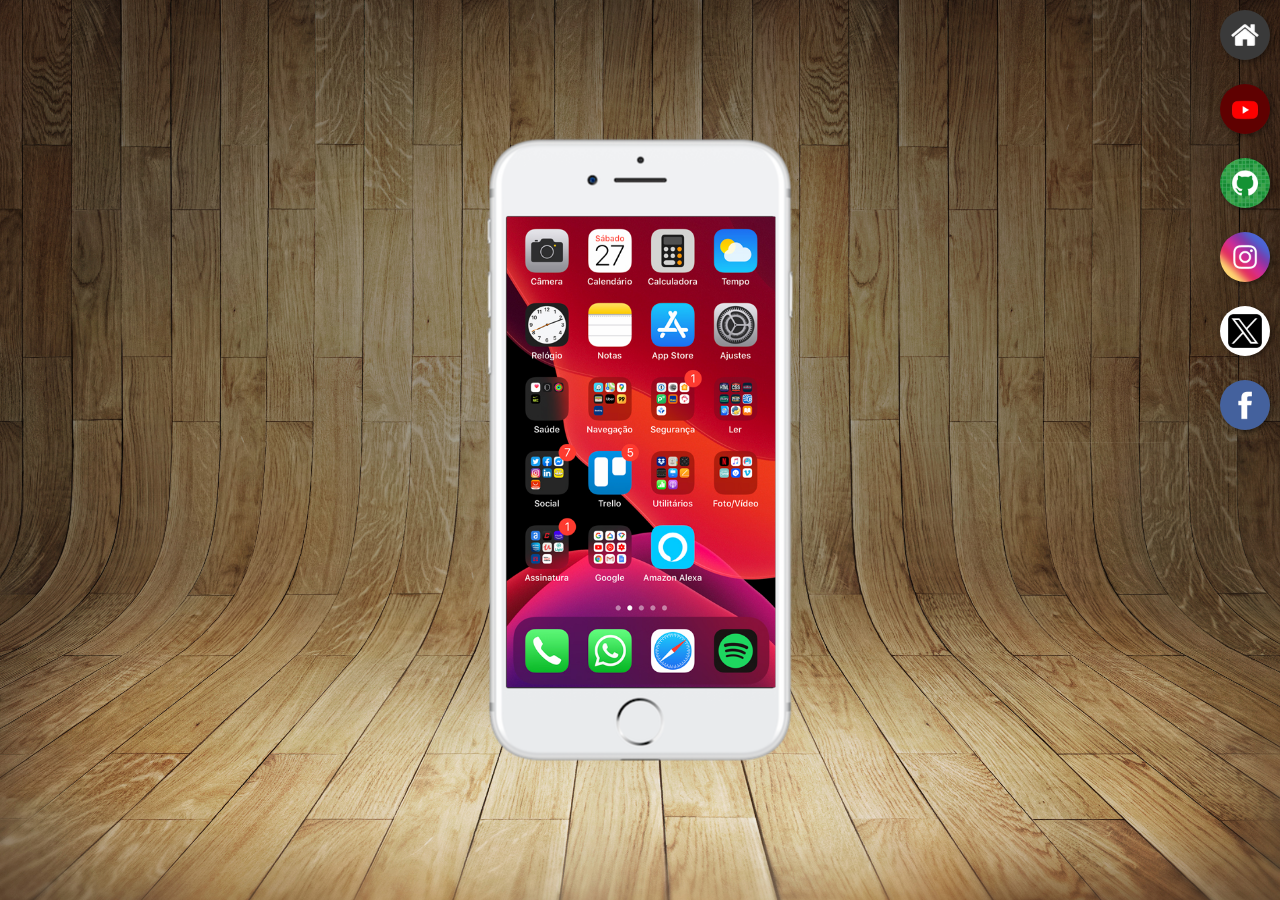
<file: index.html>
<!DOCTYPE html>
<html lang="pt-br">
<head>
  <meta charset="UTF-8">
  <meta name="viewport" content="width=device-width, initial-scale=1.0">
  <title>Projeto Redes Sociais</title>
  <link rel="shortcut icon" href="favicon.ico" type="image/x-icon">
  <link rel="stylesheet" href="estilos/style.css">
</head>
<body>
 <main>
  <section id="telefone">
    <iframe src="home.html"  name="tela" id="tela" frameborder="0"></iframe>

  </section>
  <section id="redes-sociais">
    <a href="home.html" target="tela"> <img src="imagens/logo-home.jpg" alt=""></a><br>
    <a href="youtube.html" target="tela"> <img src="imagens/logo-youtube.jpg" alt="YouTube"></a><br>
    <a href="github.html" target="tela"> <img src="imagens/logo-github.jpg" alt=""></a><br>
    <a href="instagram.html" target="tela"> <img src="imagens/logo-instagram.jpg" alt=""></a><br>
    <a href="x.html" target="tela"> <img src="imagens/logo-x2.png" alt=""></a><br>
    <a href="facebook.html" target="tela"> <img src="imagens/logo-facebook.jpg" alt=""></a>

  </section>
 </main>
  
</body>
</html>
</file>
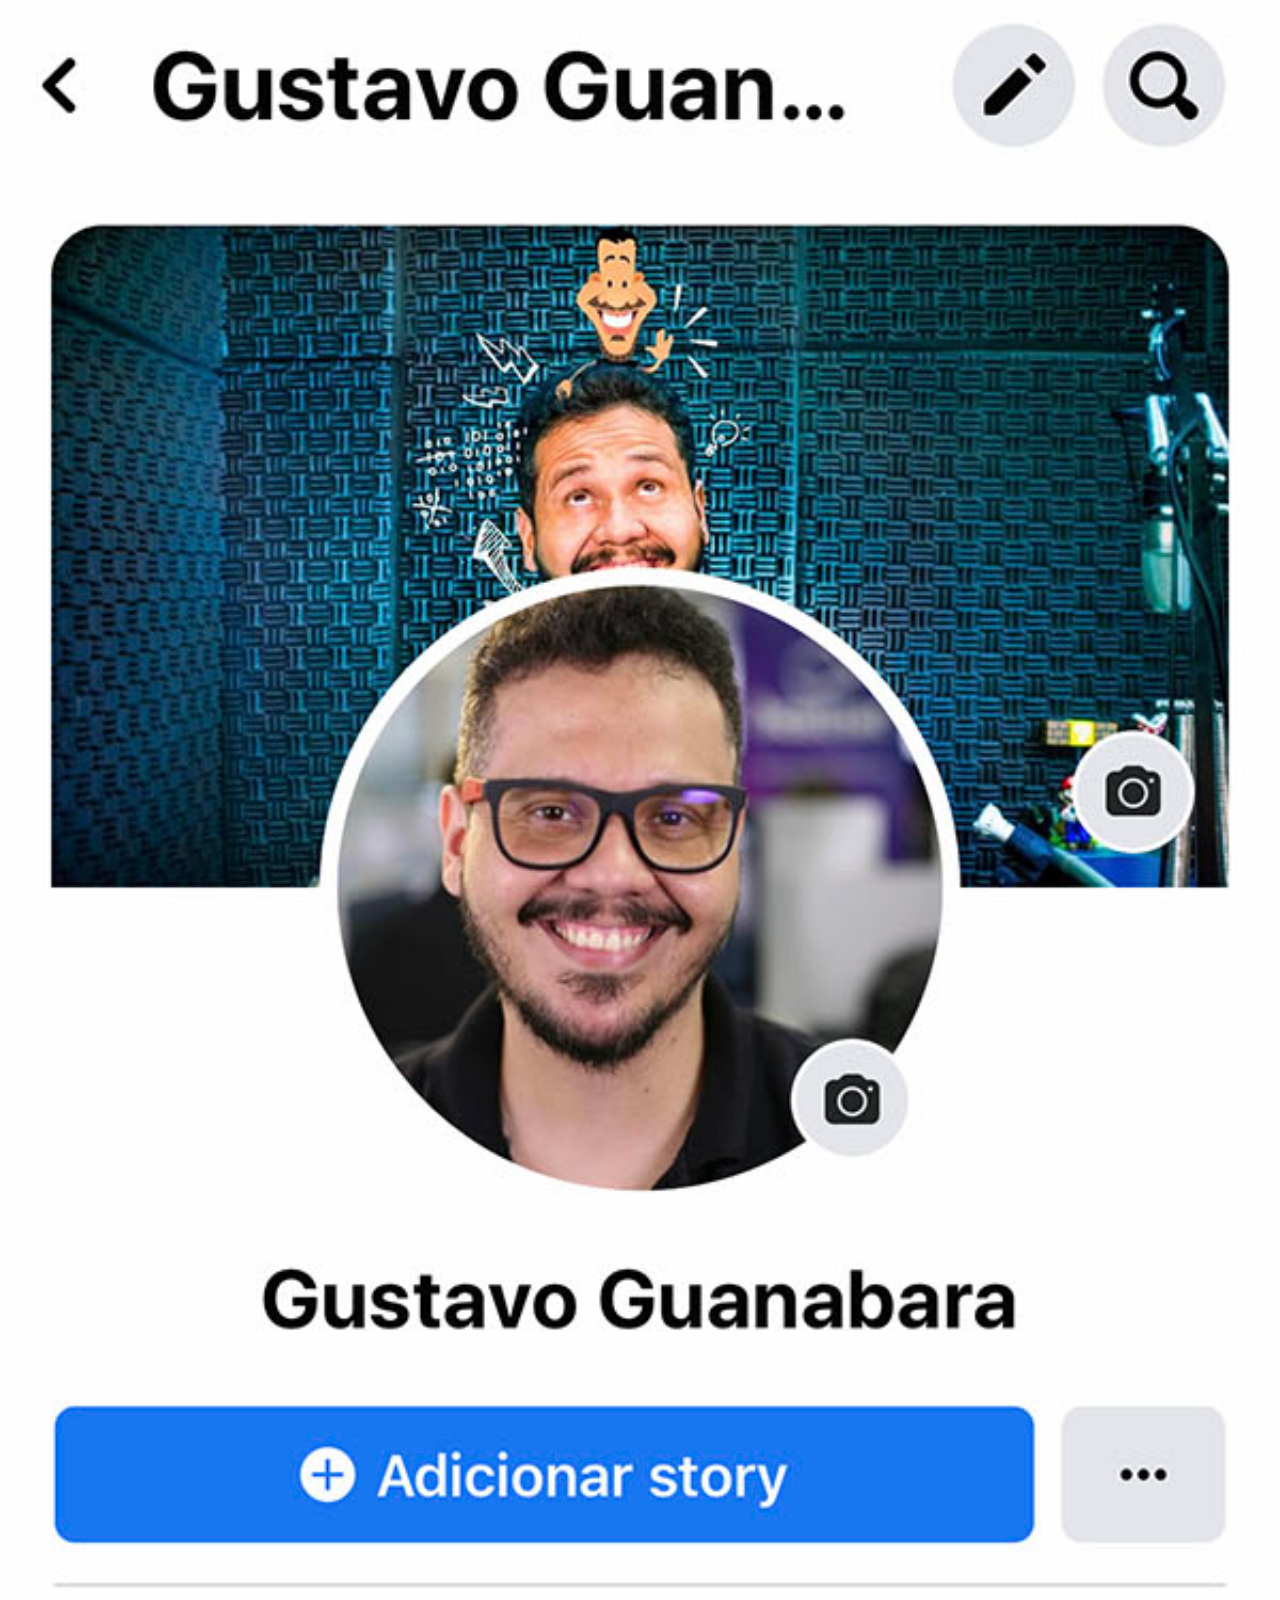
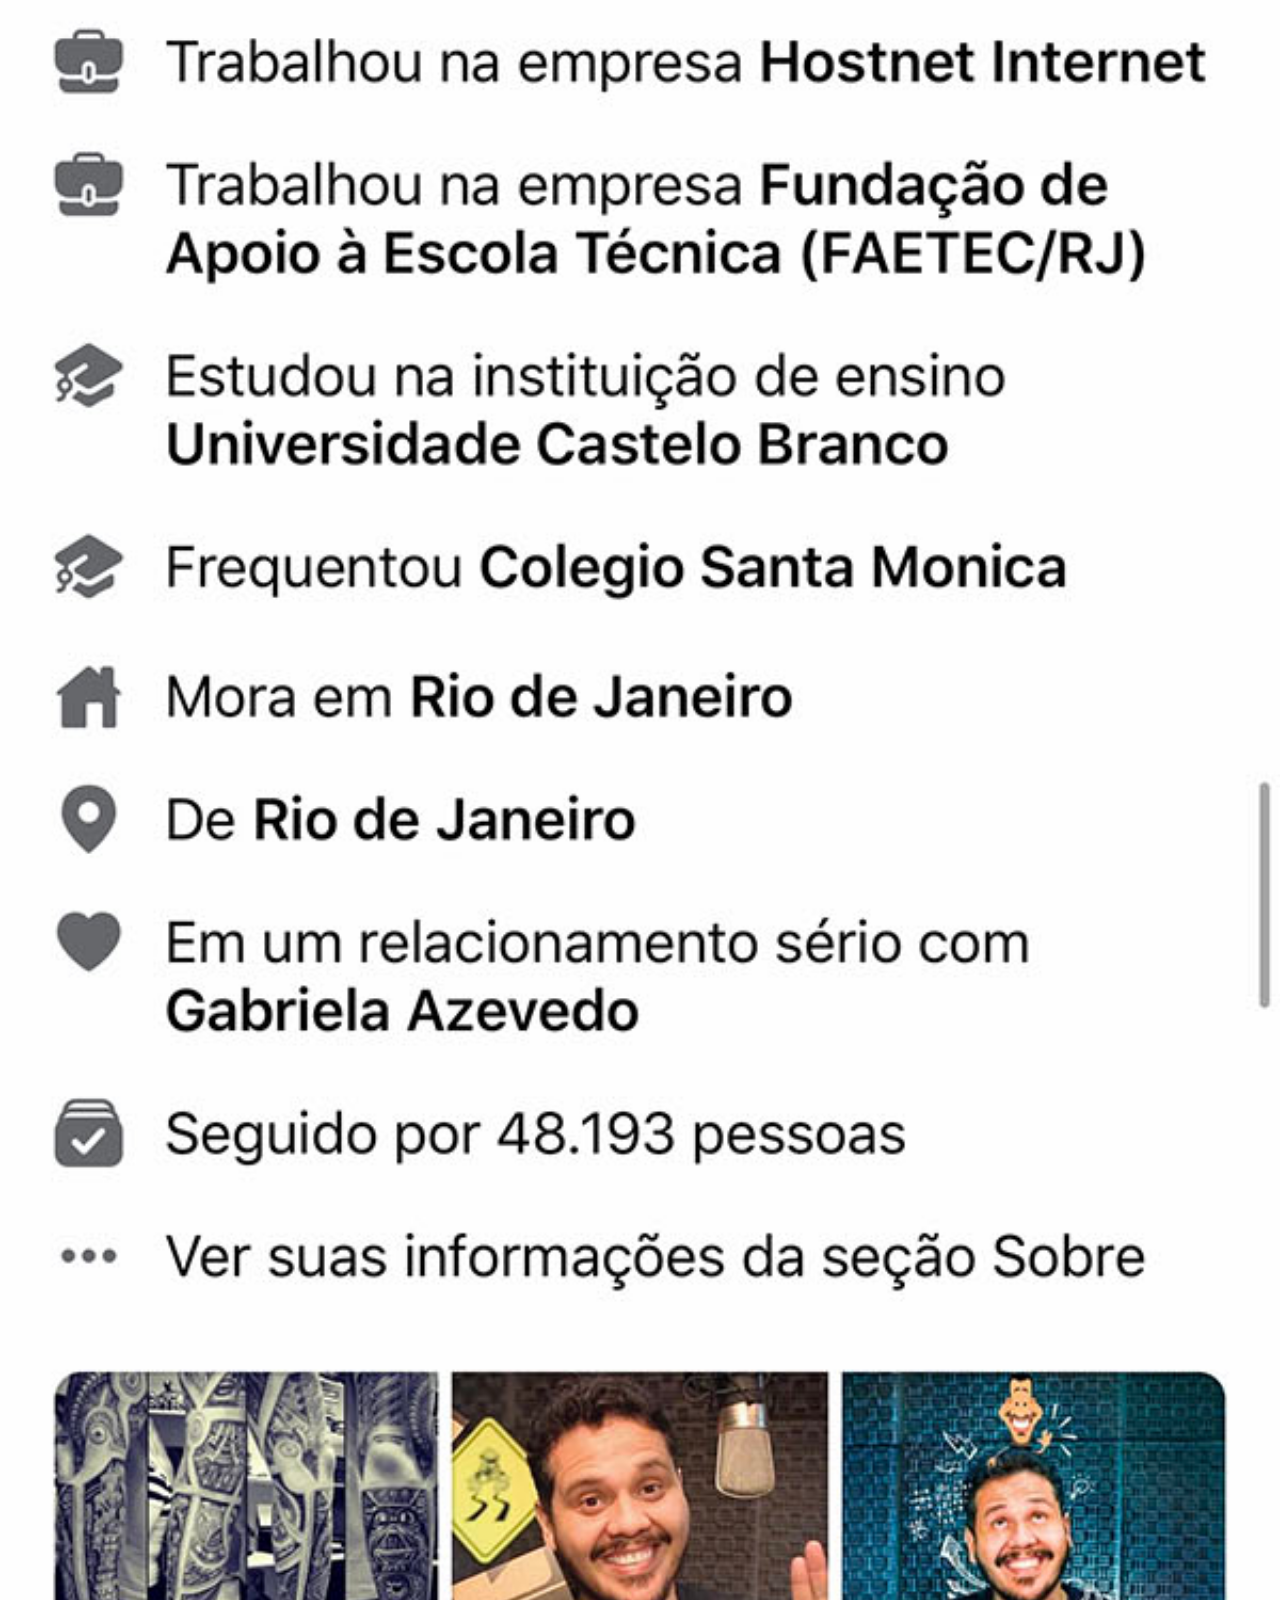
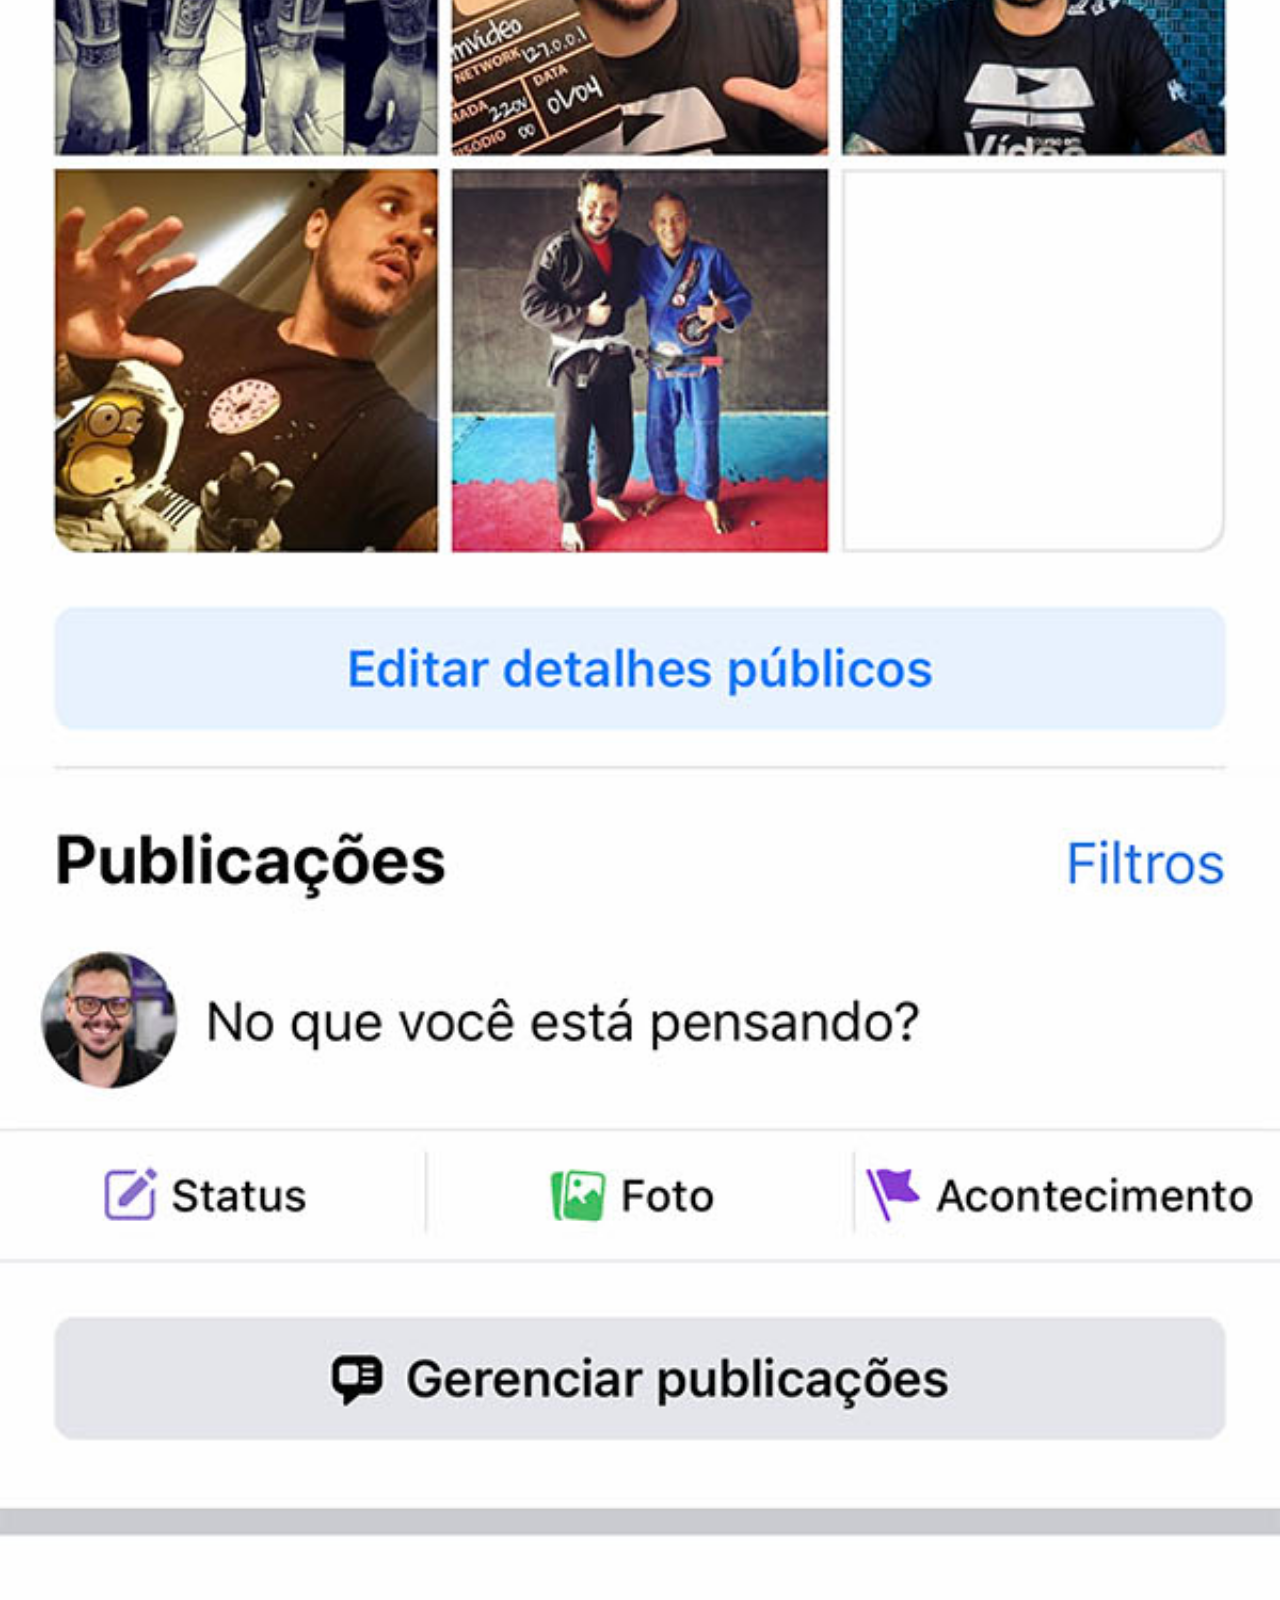
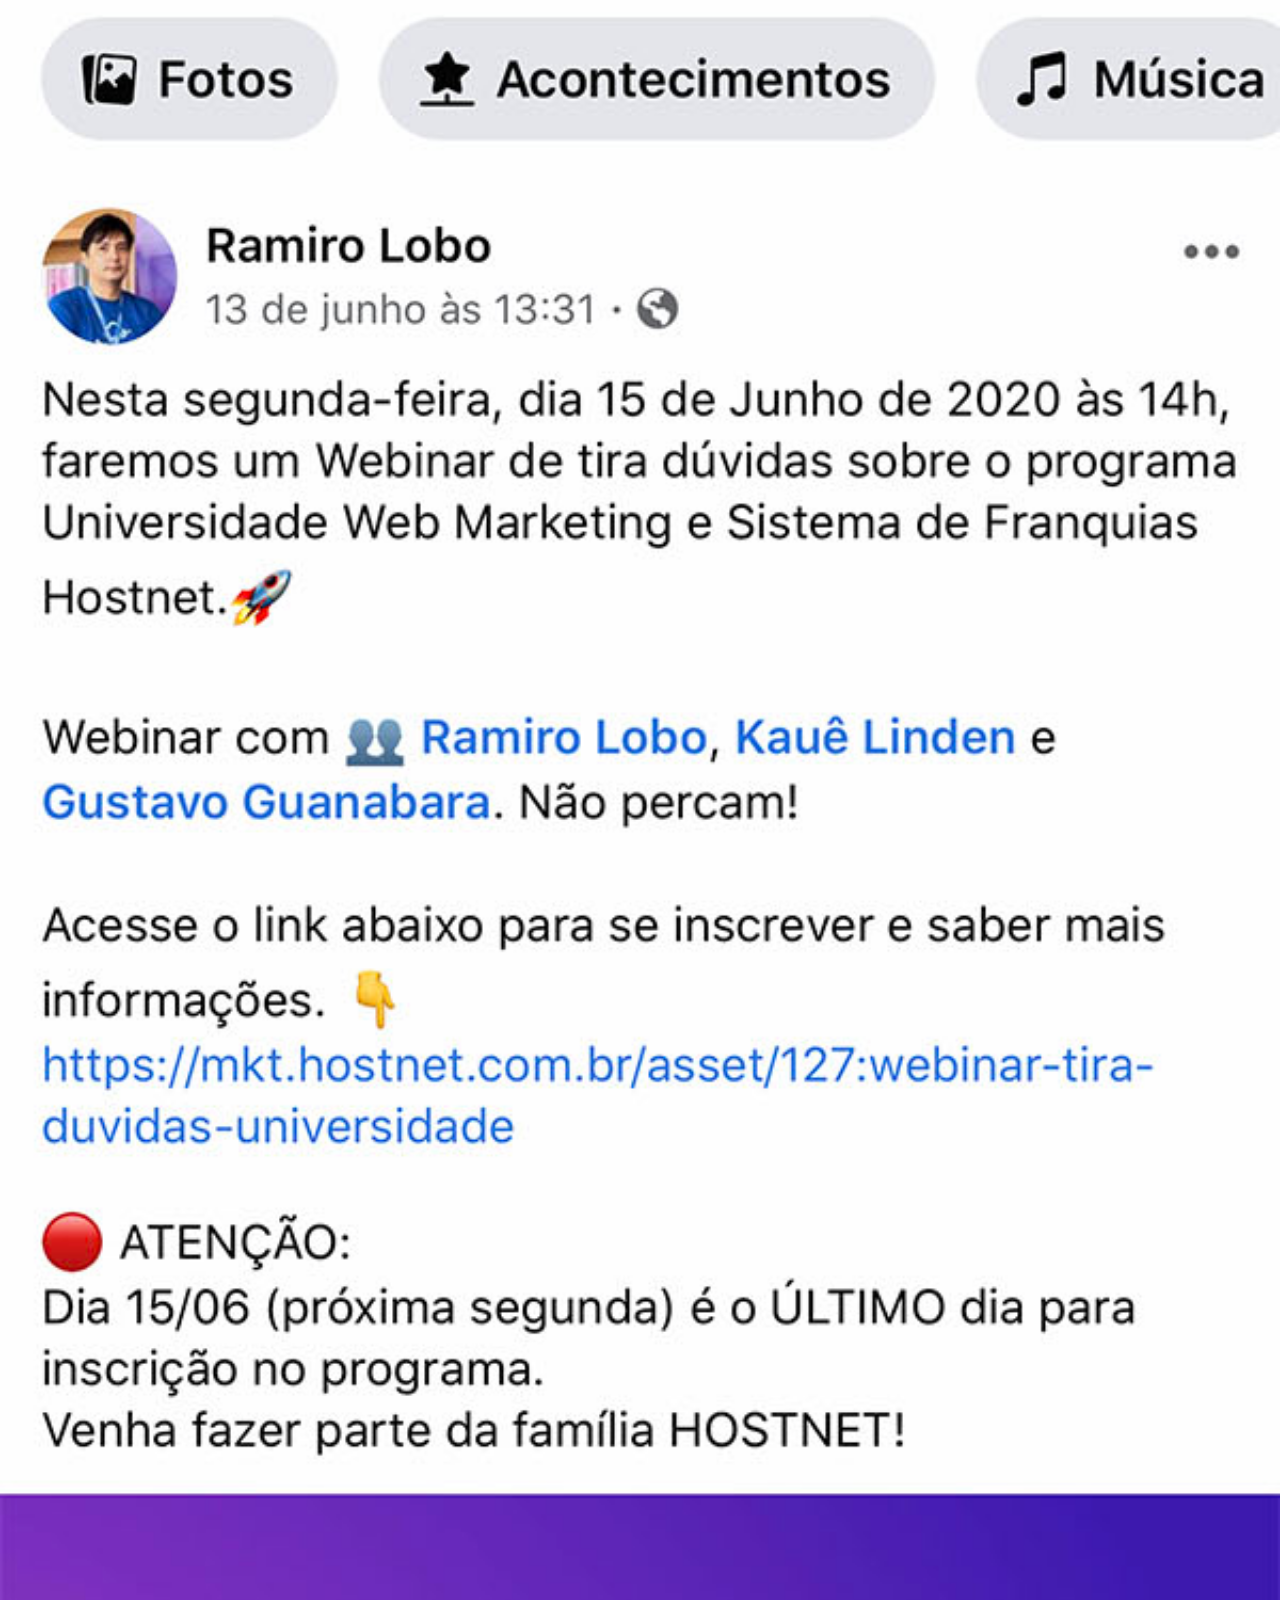
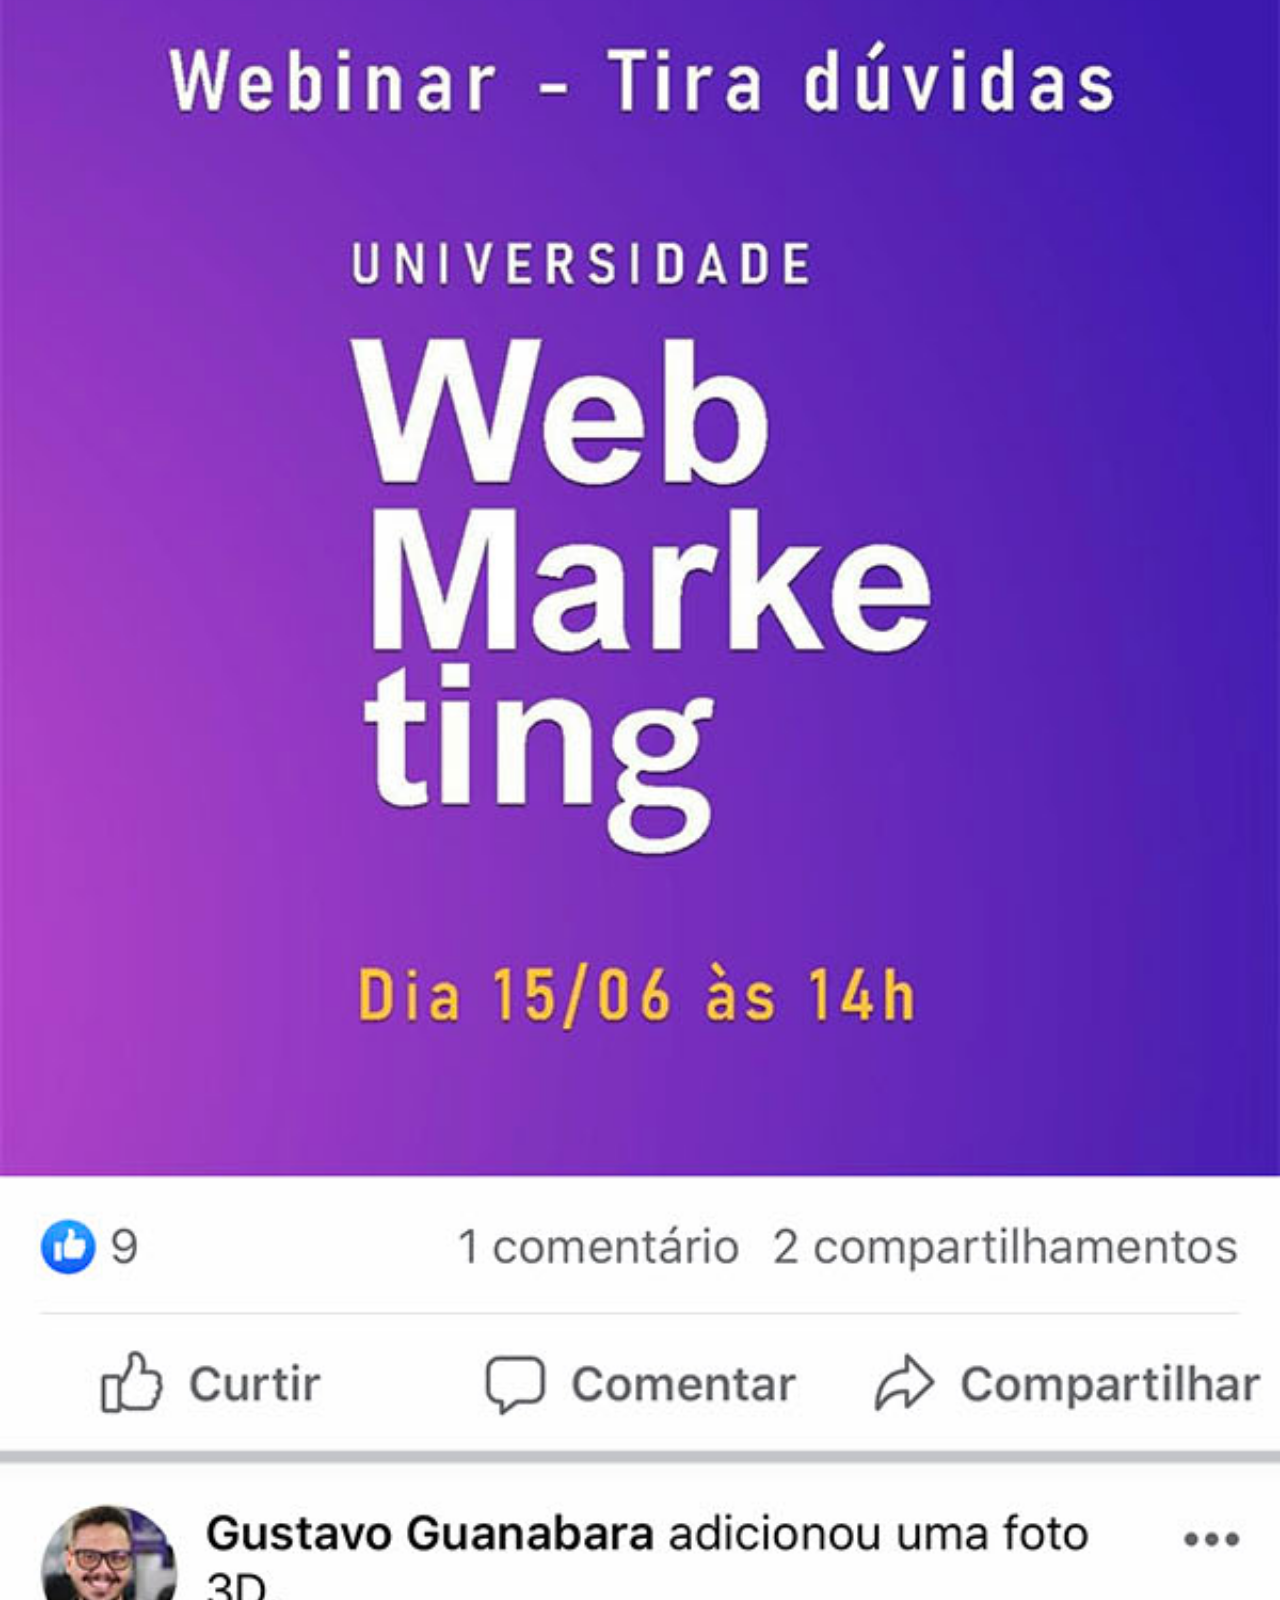
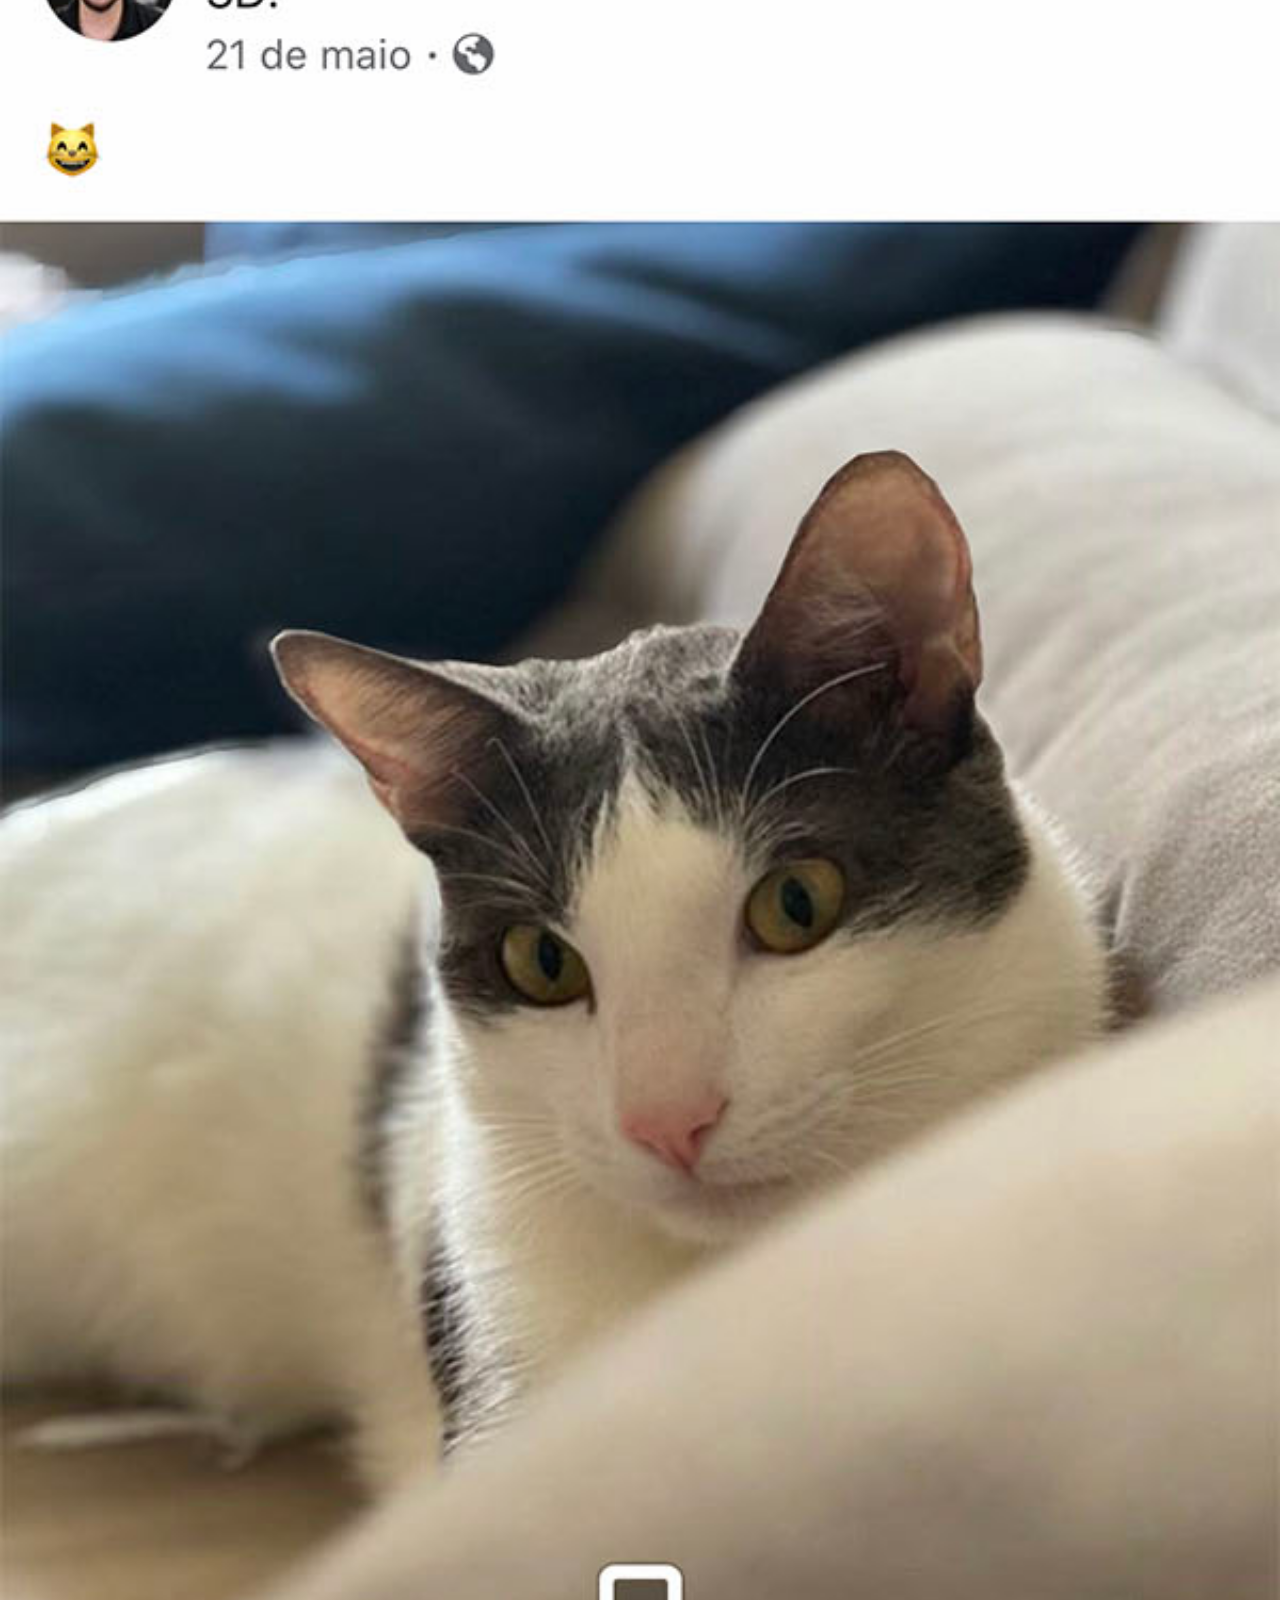
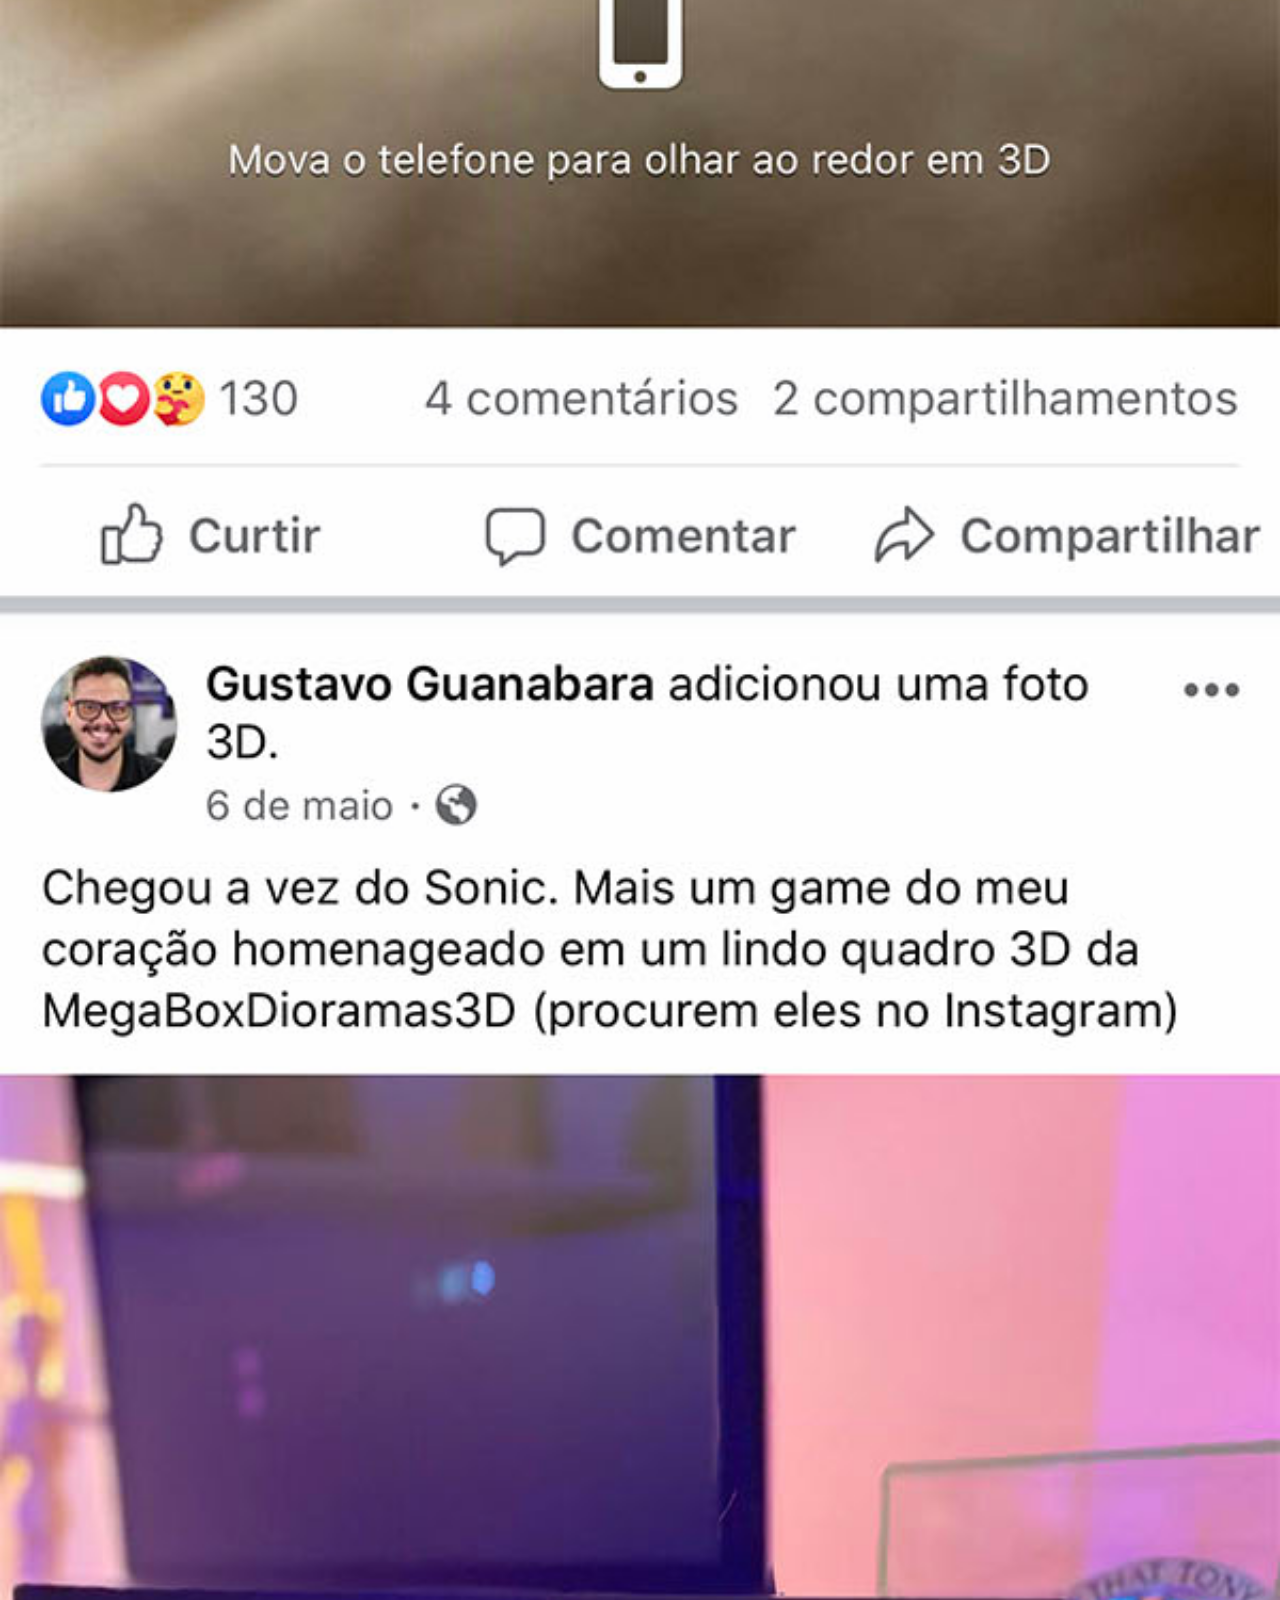
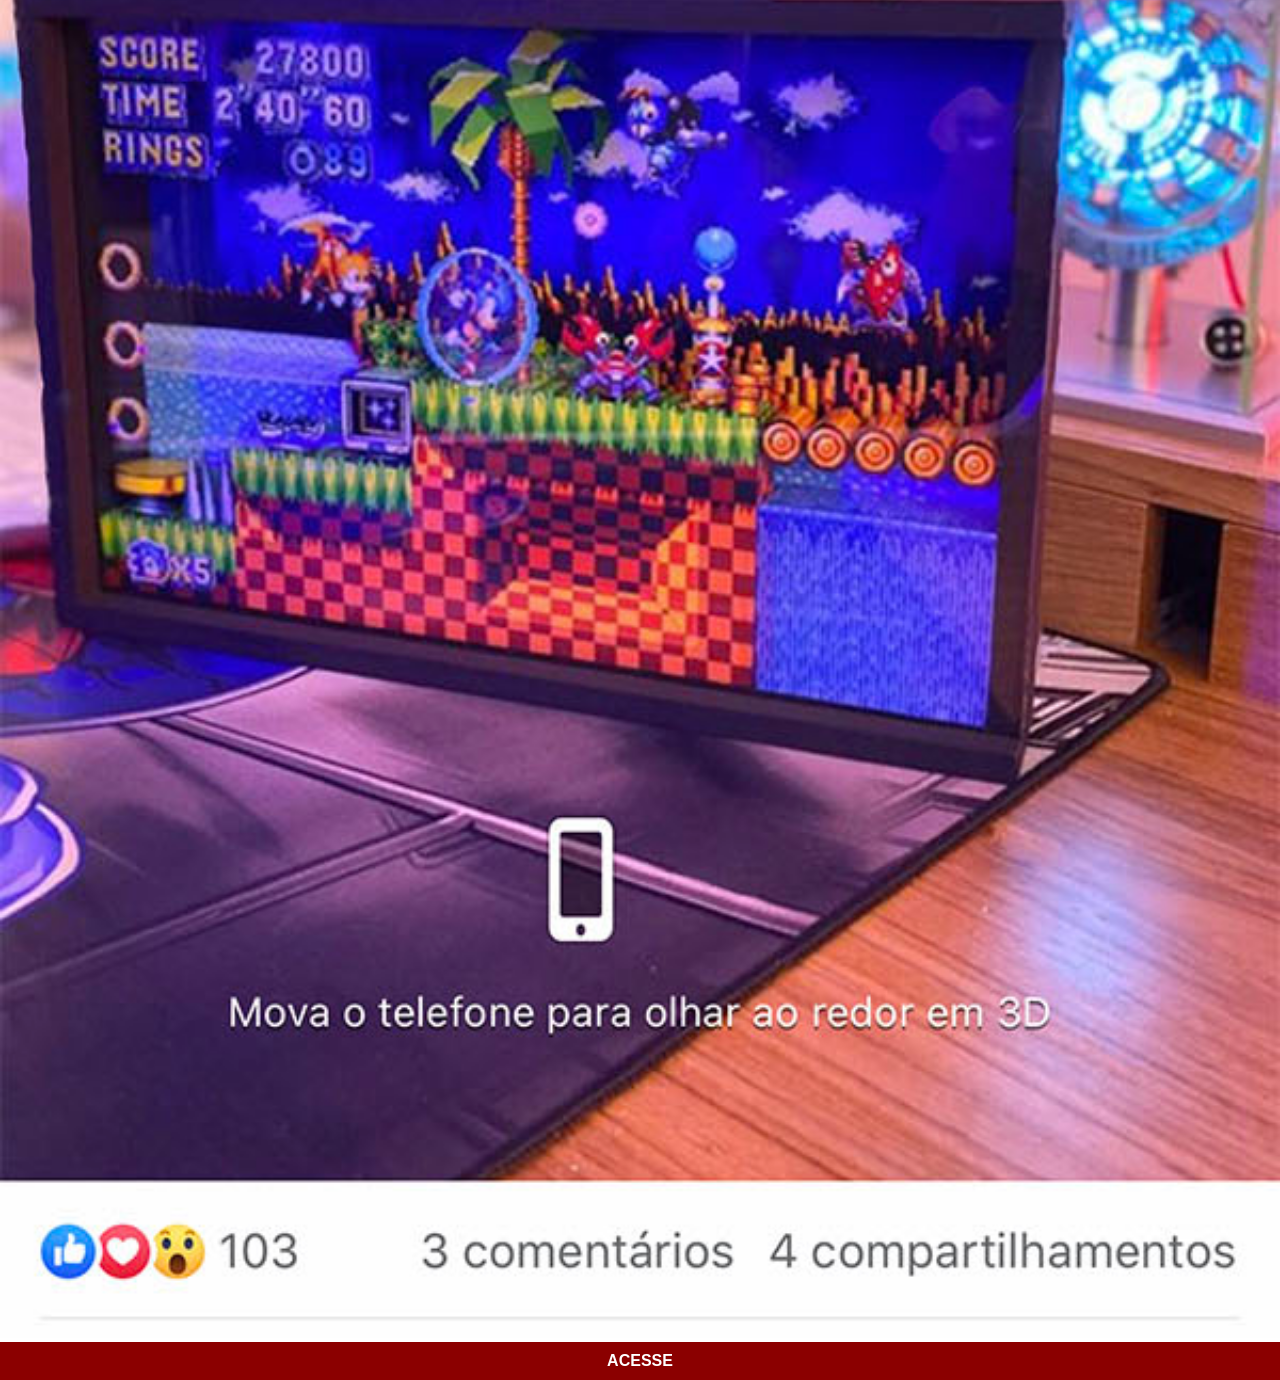
<file: facebook.html>
<!DOCTYPE html>
<html lang="pt-br">
<head>
  <meta charset="UTF-8">
  <meta name="viewport" content="width=device-width, initial-scale=1.0">
  <title>Facebook</title>
  <link rel="stylesheet" href="estilos/social.css">
</head>
<body>
  <img src="imagens/tela-facebook.jpg" alt="Tela Facebook">
  <a href="https://www.facebook.com/gustavoguanabara/?locale=pt_BR">ACESSE</a>
</body>
</html>
</file>
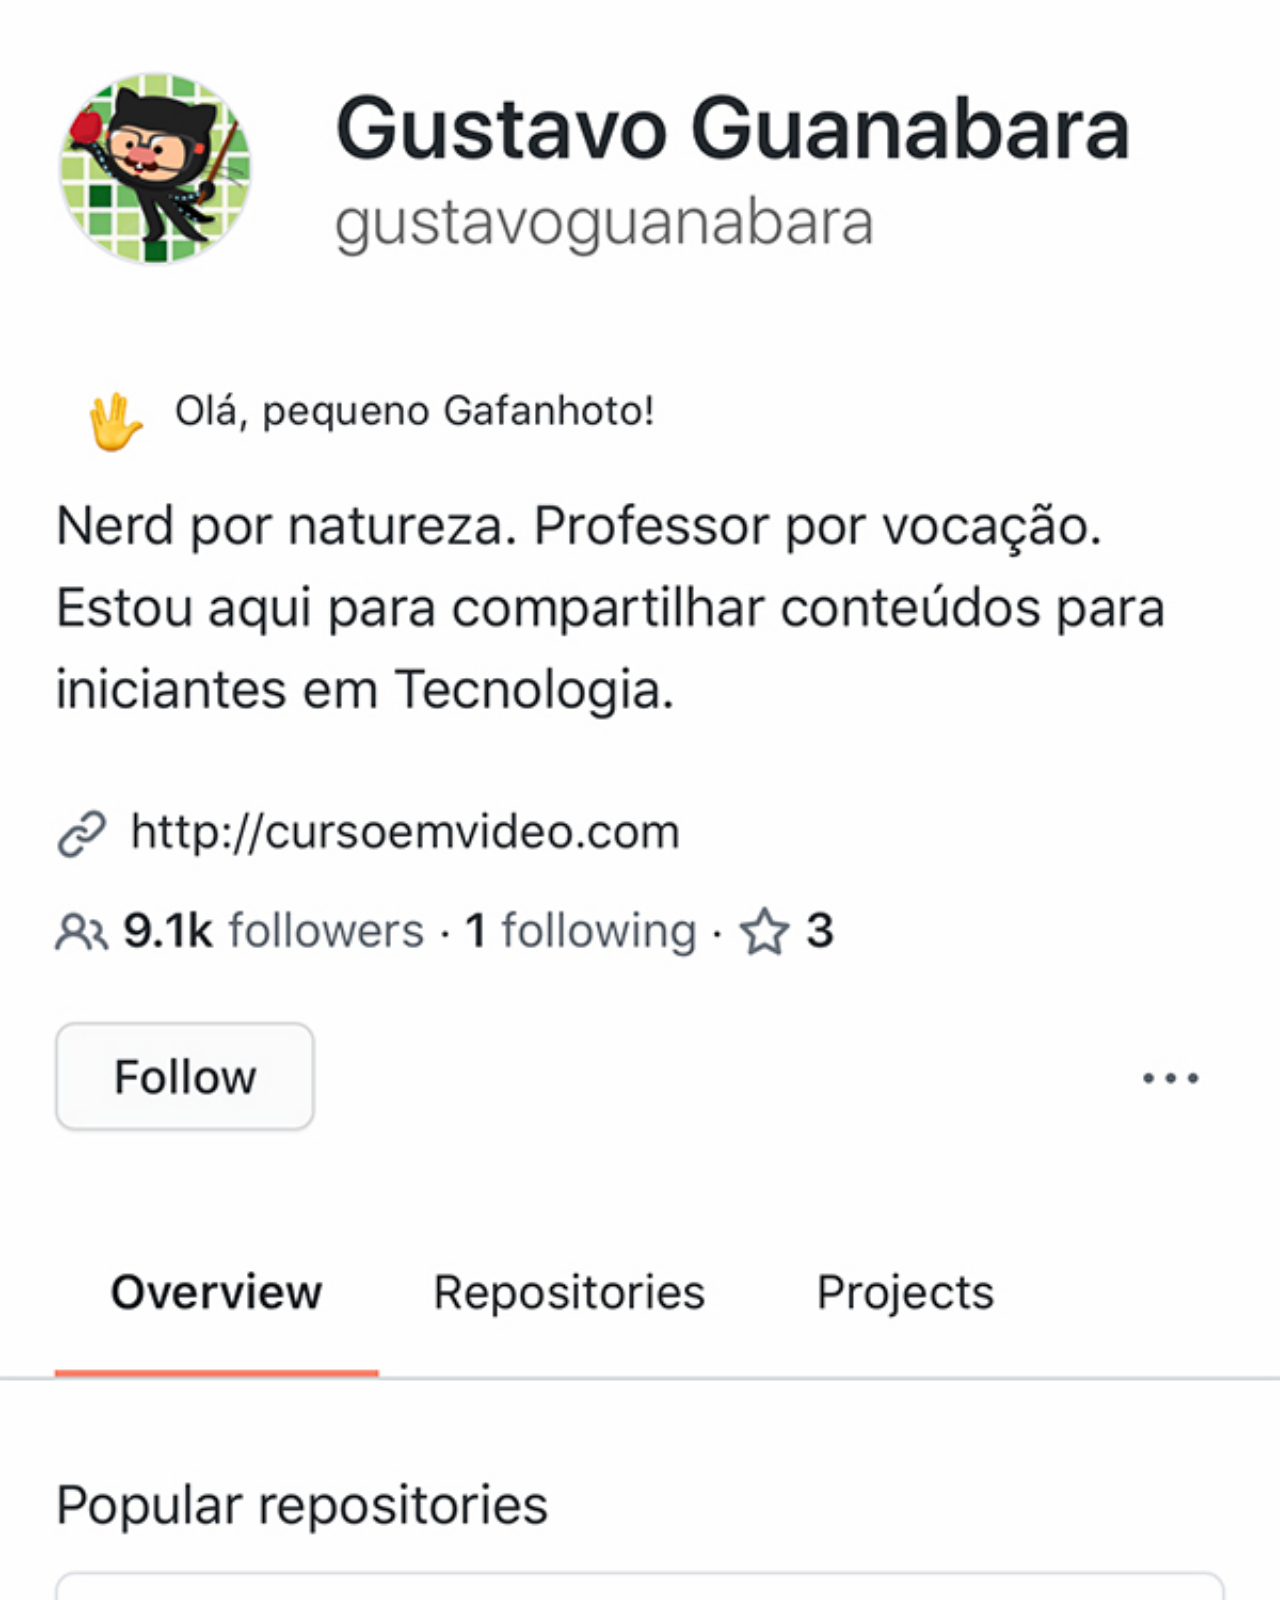
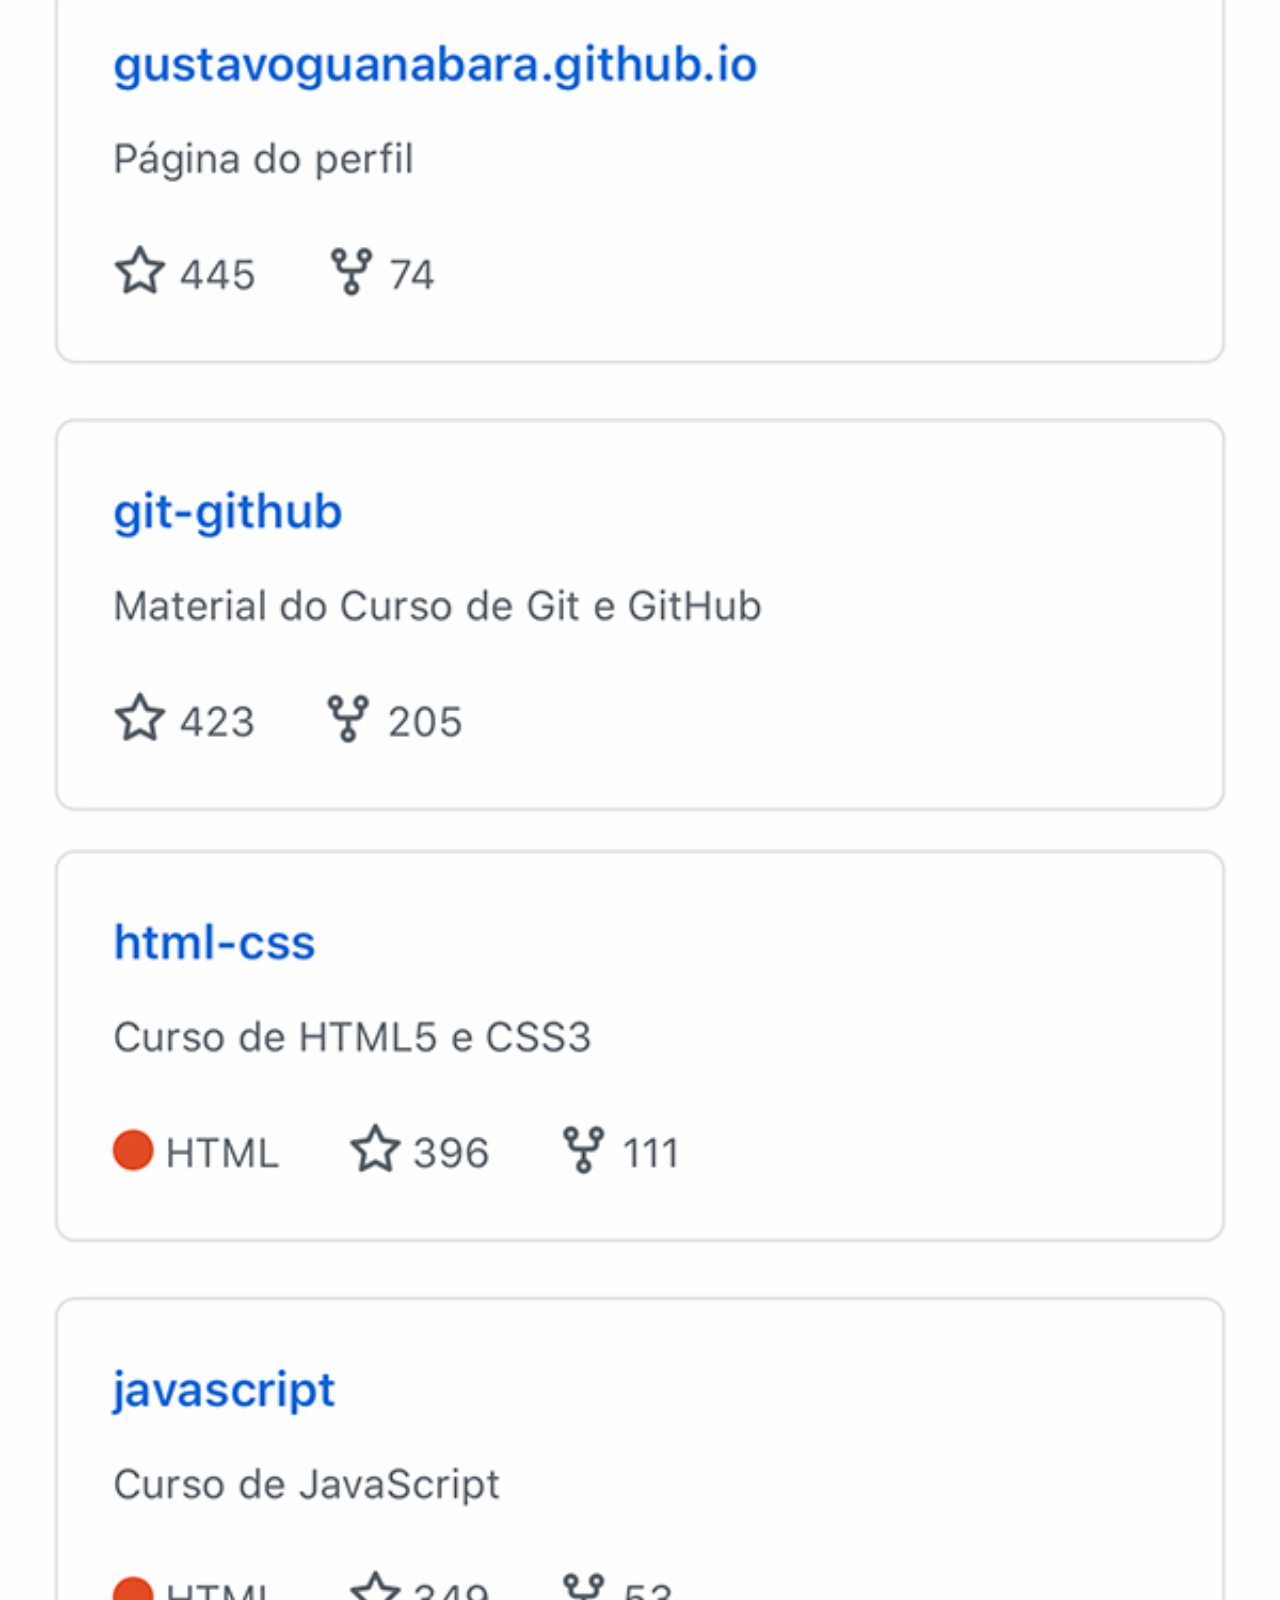
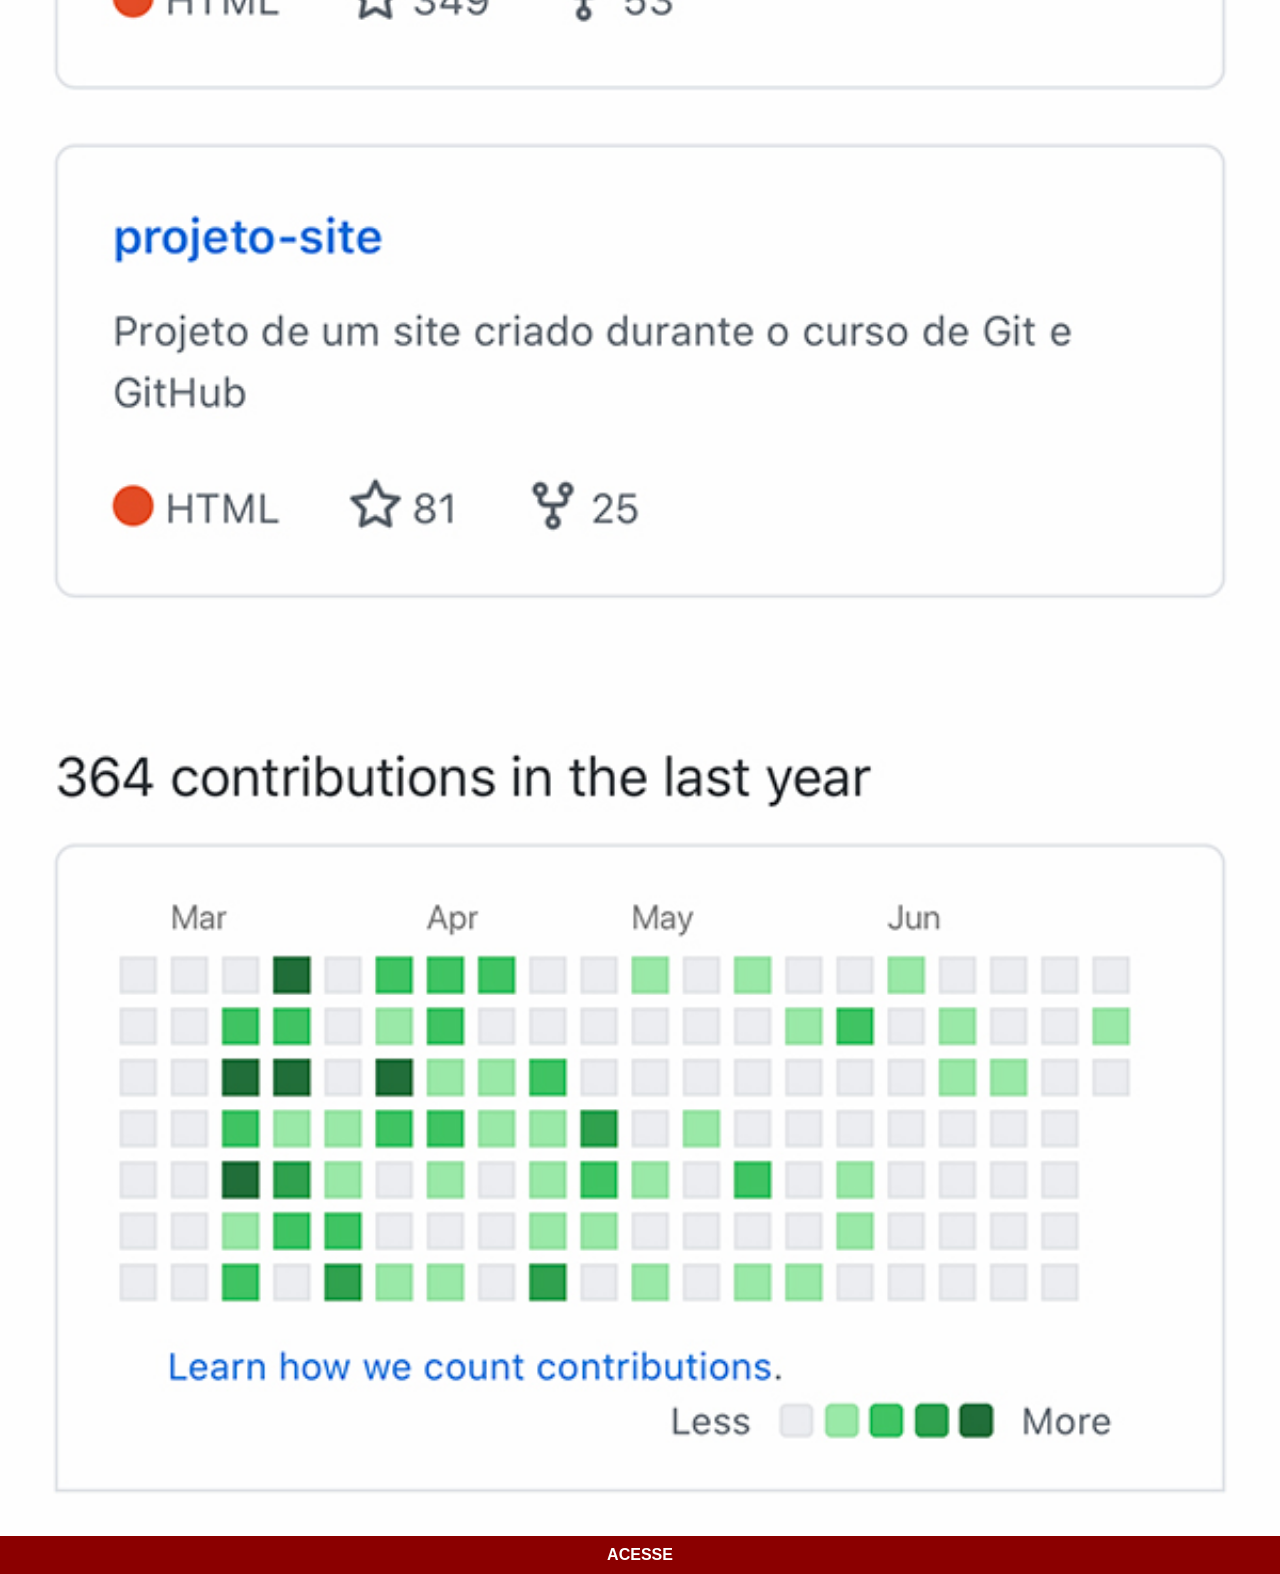
<file: github.html>
<!DOCTYPE html>
<html lang="pt-br">
<head>
  <meta charset="UTF-8">
  <meta name="viewport" content="width=device-width, initial-scale=1.0">
  <title>Github</title>
  <link rel="stylesheet" href="estilos/social.css">
</head>
<body>
  <img src="imagens/tela-github.jpg" alt="Tela do GitHunb">
  <a href="https://github.com/gustavoguanabara" target="_blank">ACESSE</a>
  
</body>
</html>
</file>
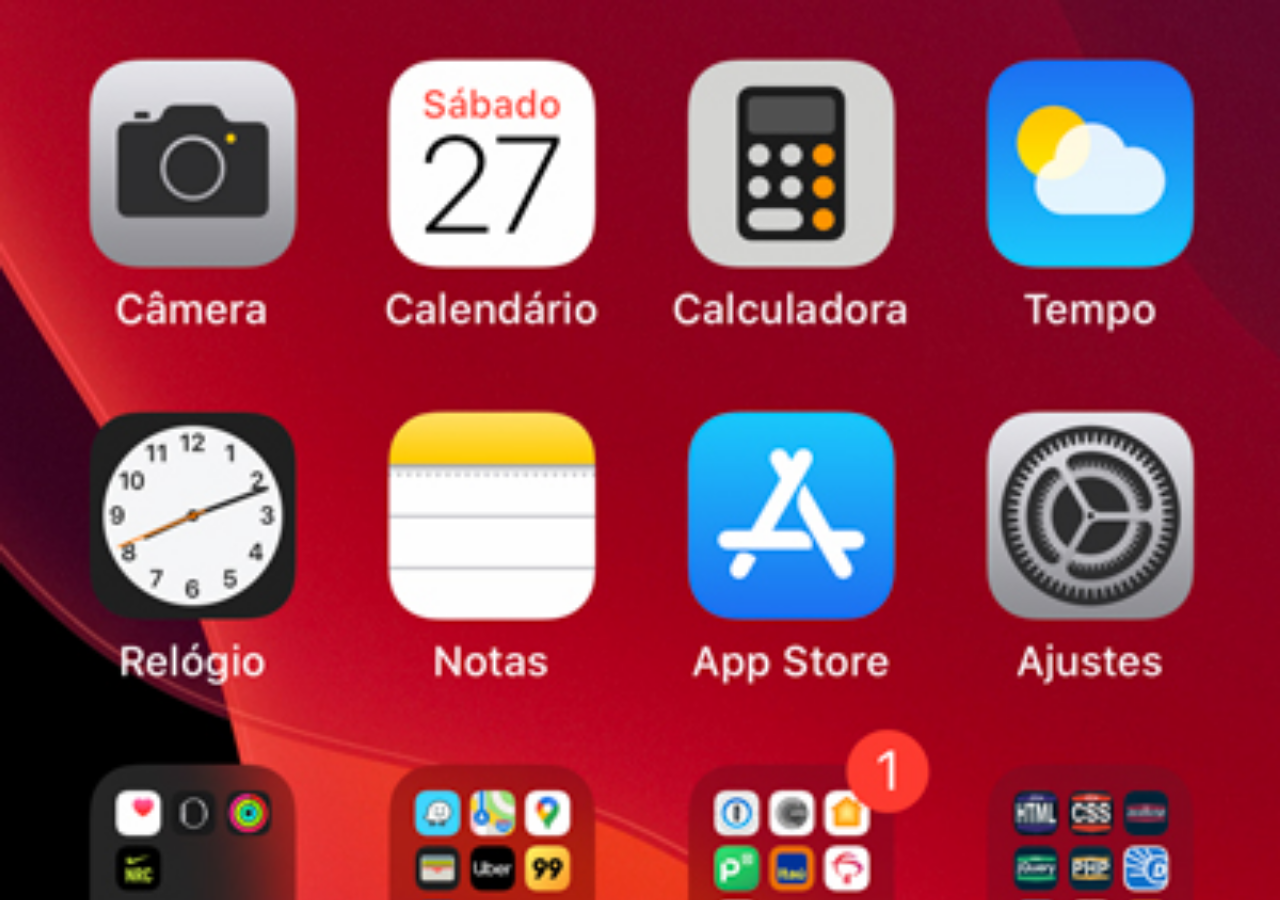
<file: home.html>
<!DOCTYPE html>
<html lang="pt-bt">
<head>
  <meta charset="UTF-8">
  <meta name="viewport" content="width=device-width, initial-scale=1.0">
  <title>Document</title>
</head>
<style>
  * {
    margin: 0px;
    padding: 0px;
  }

  body {
    width: 100vw;
    height: 100vh;
    background: black url('imagens/tela-home.jpg') no-repeat top center;
    background-size: cover;
  }
</style>
<body>
  
</body>
</html>
</file>
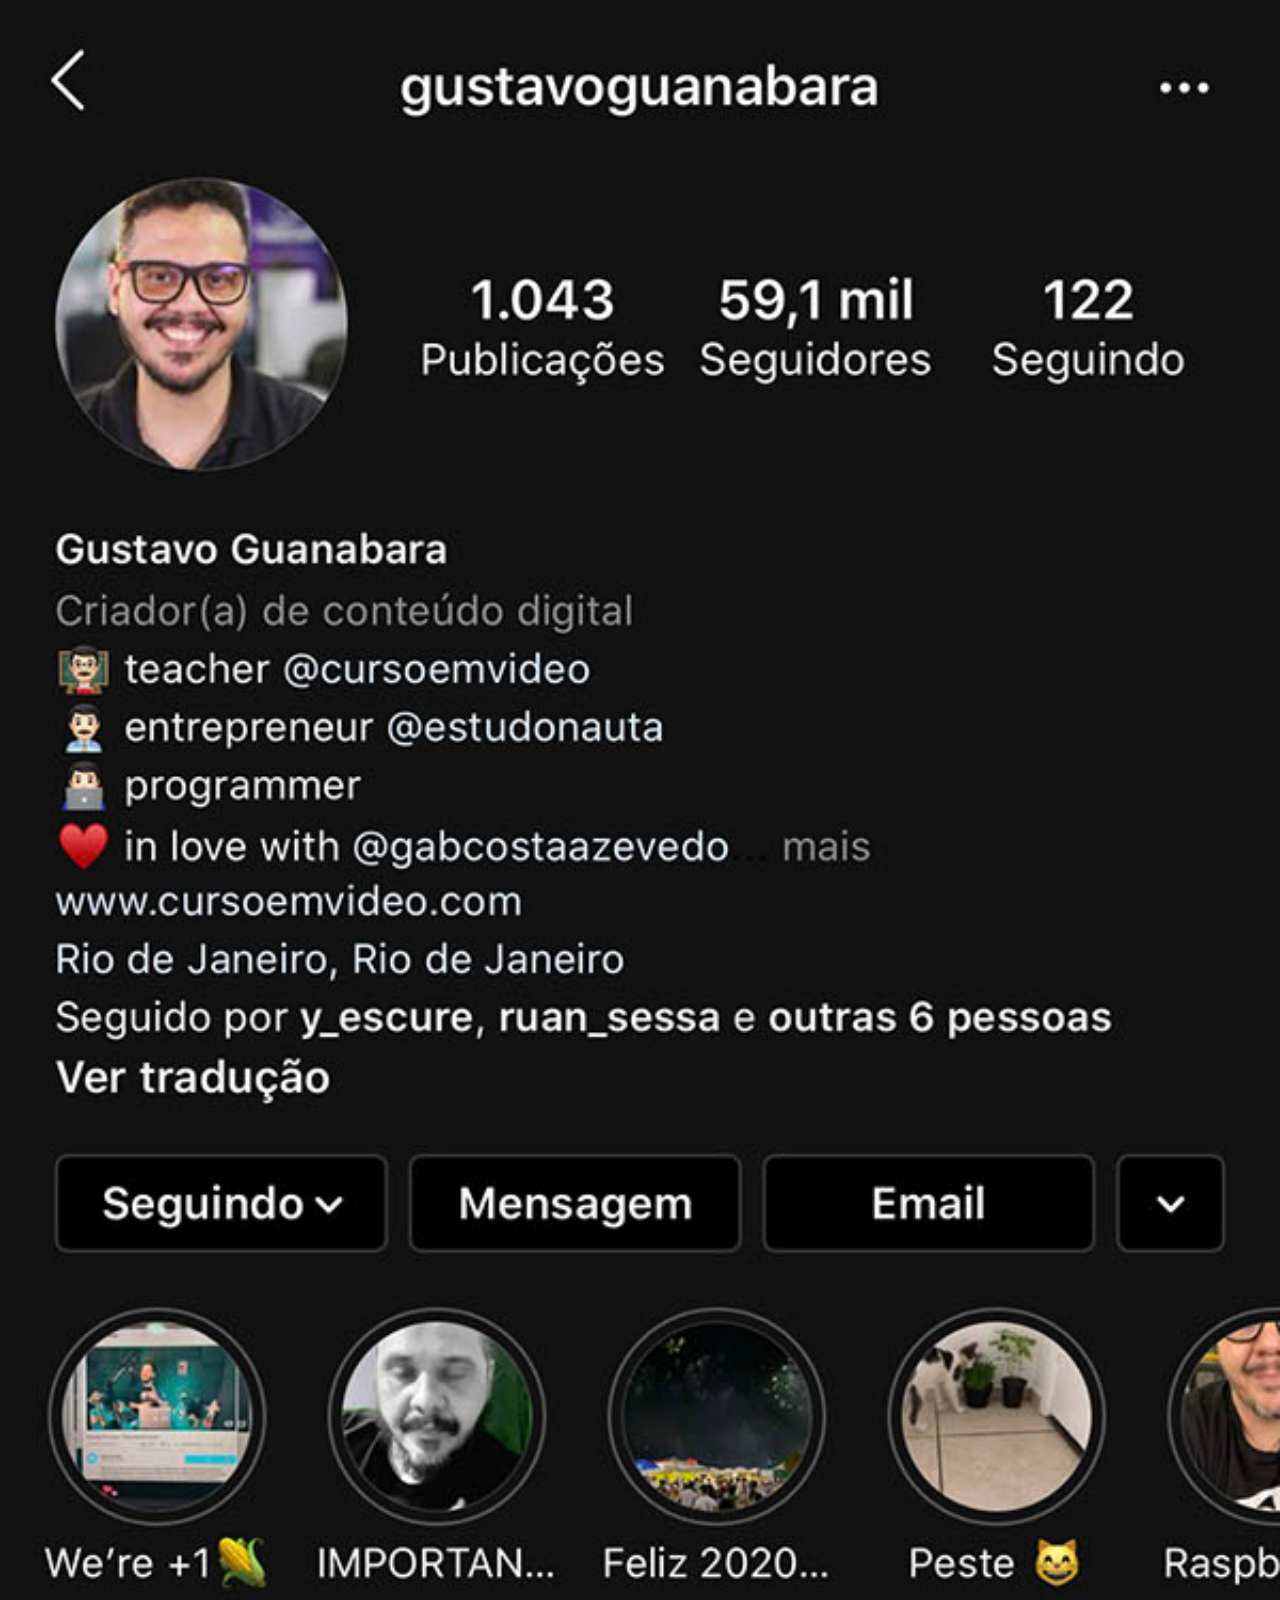
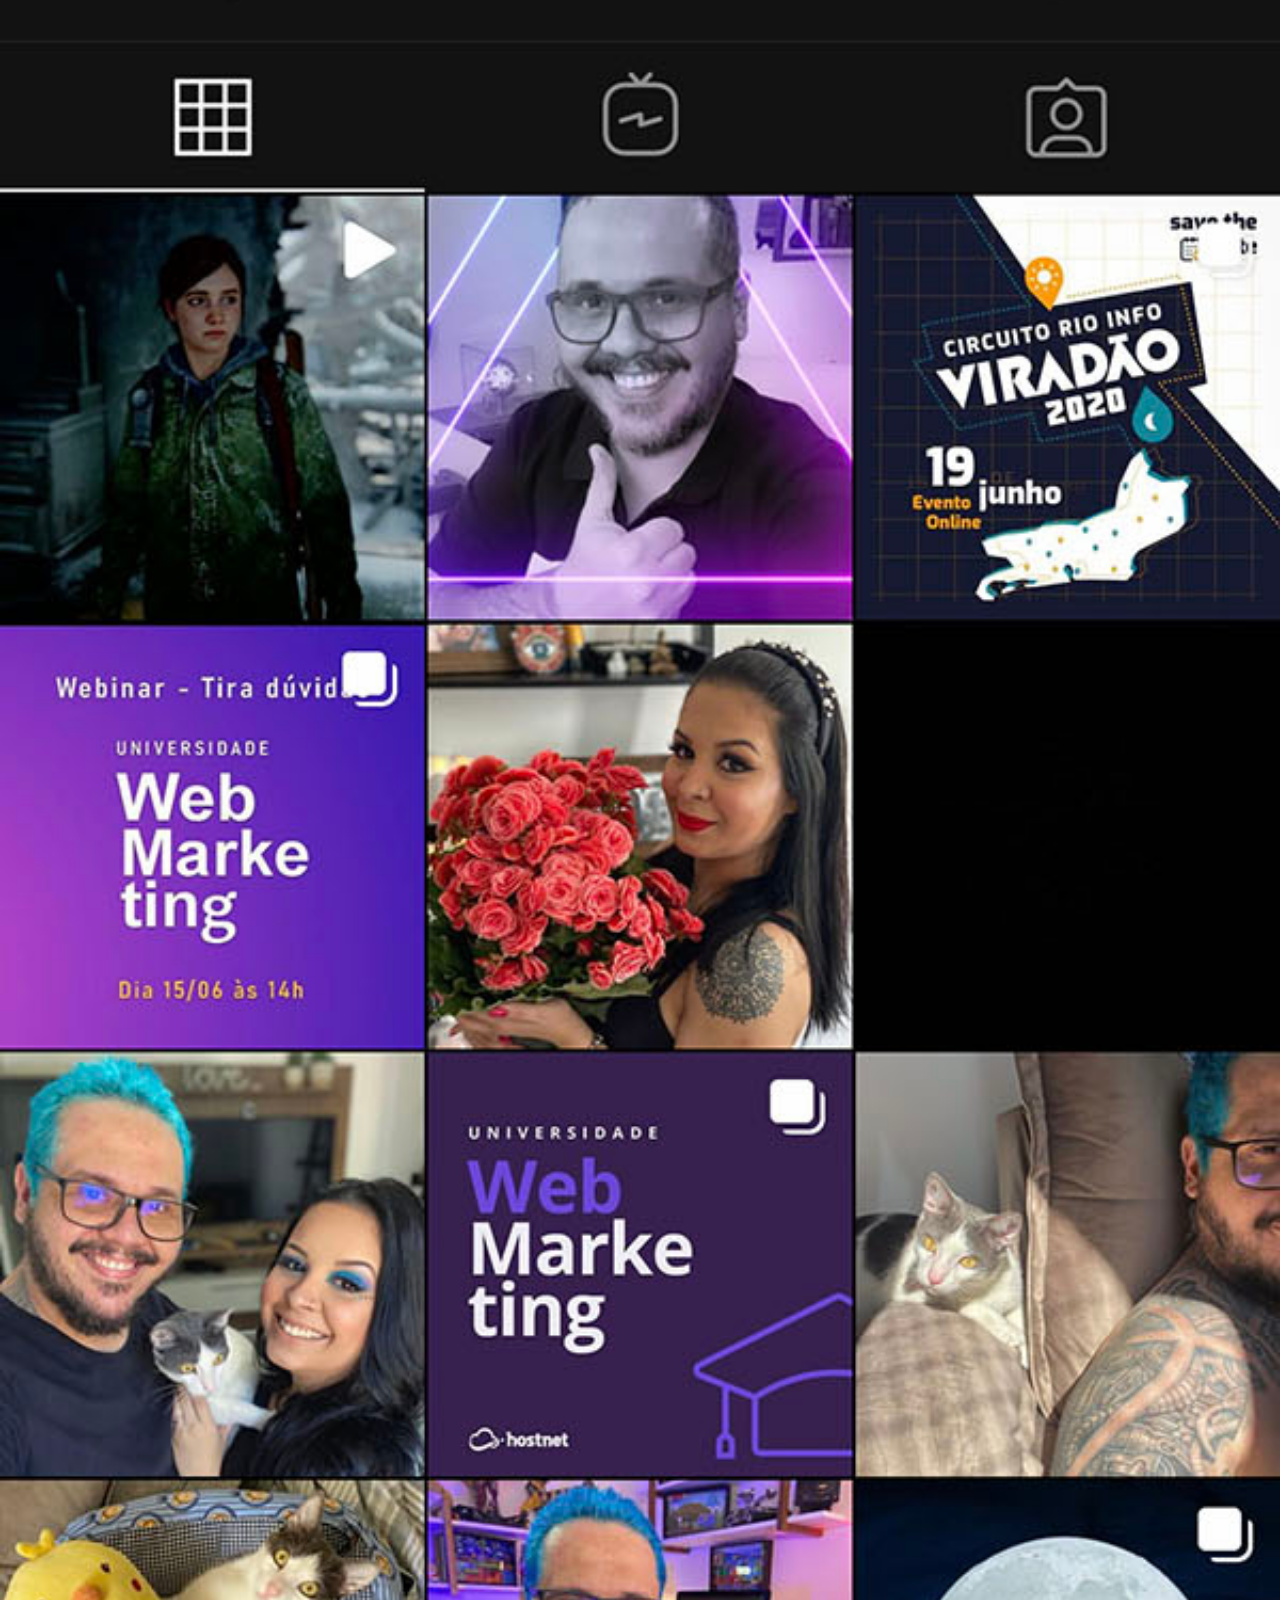
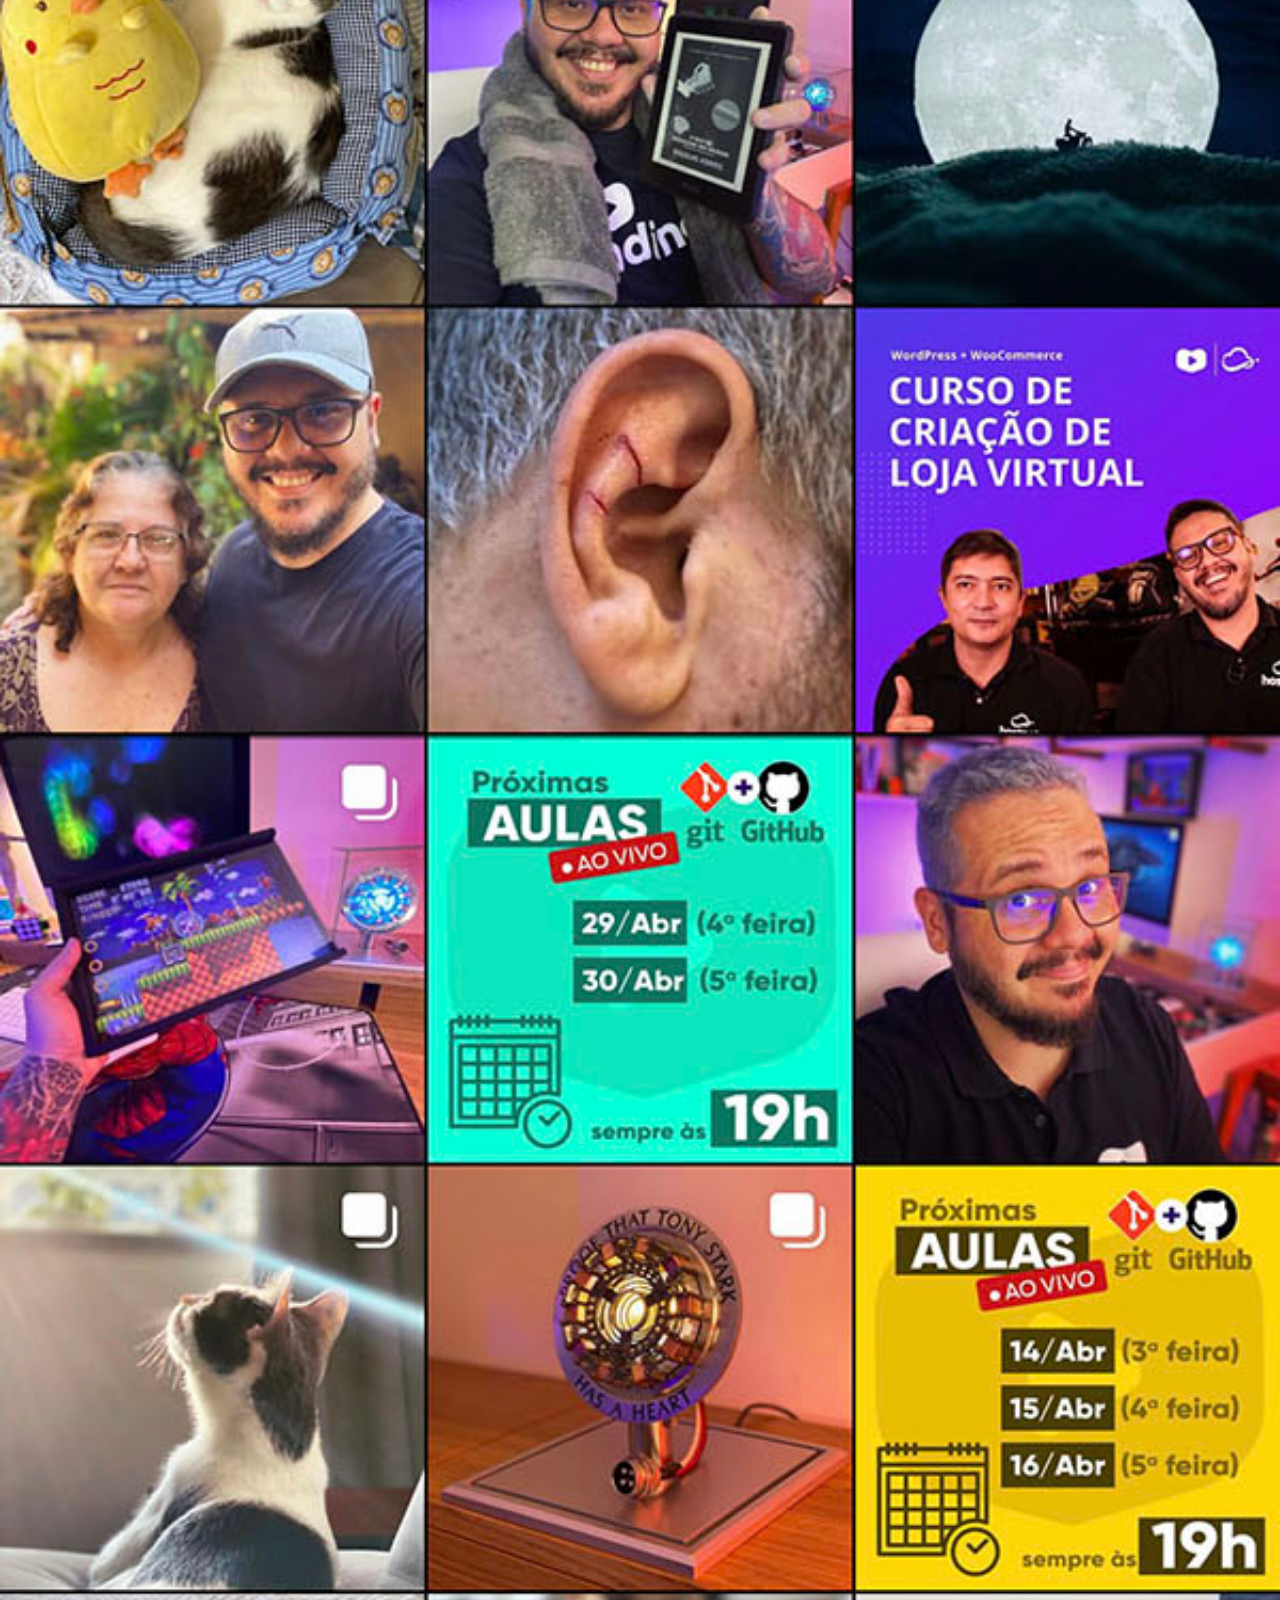
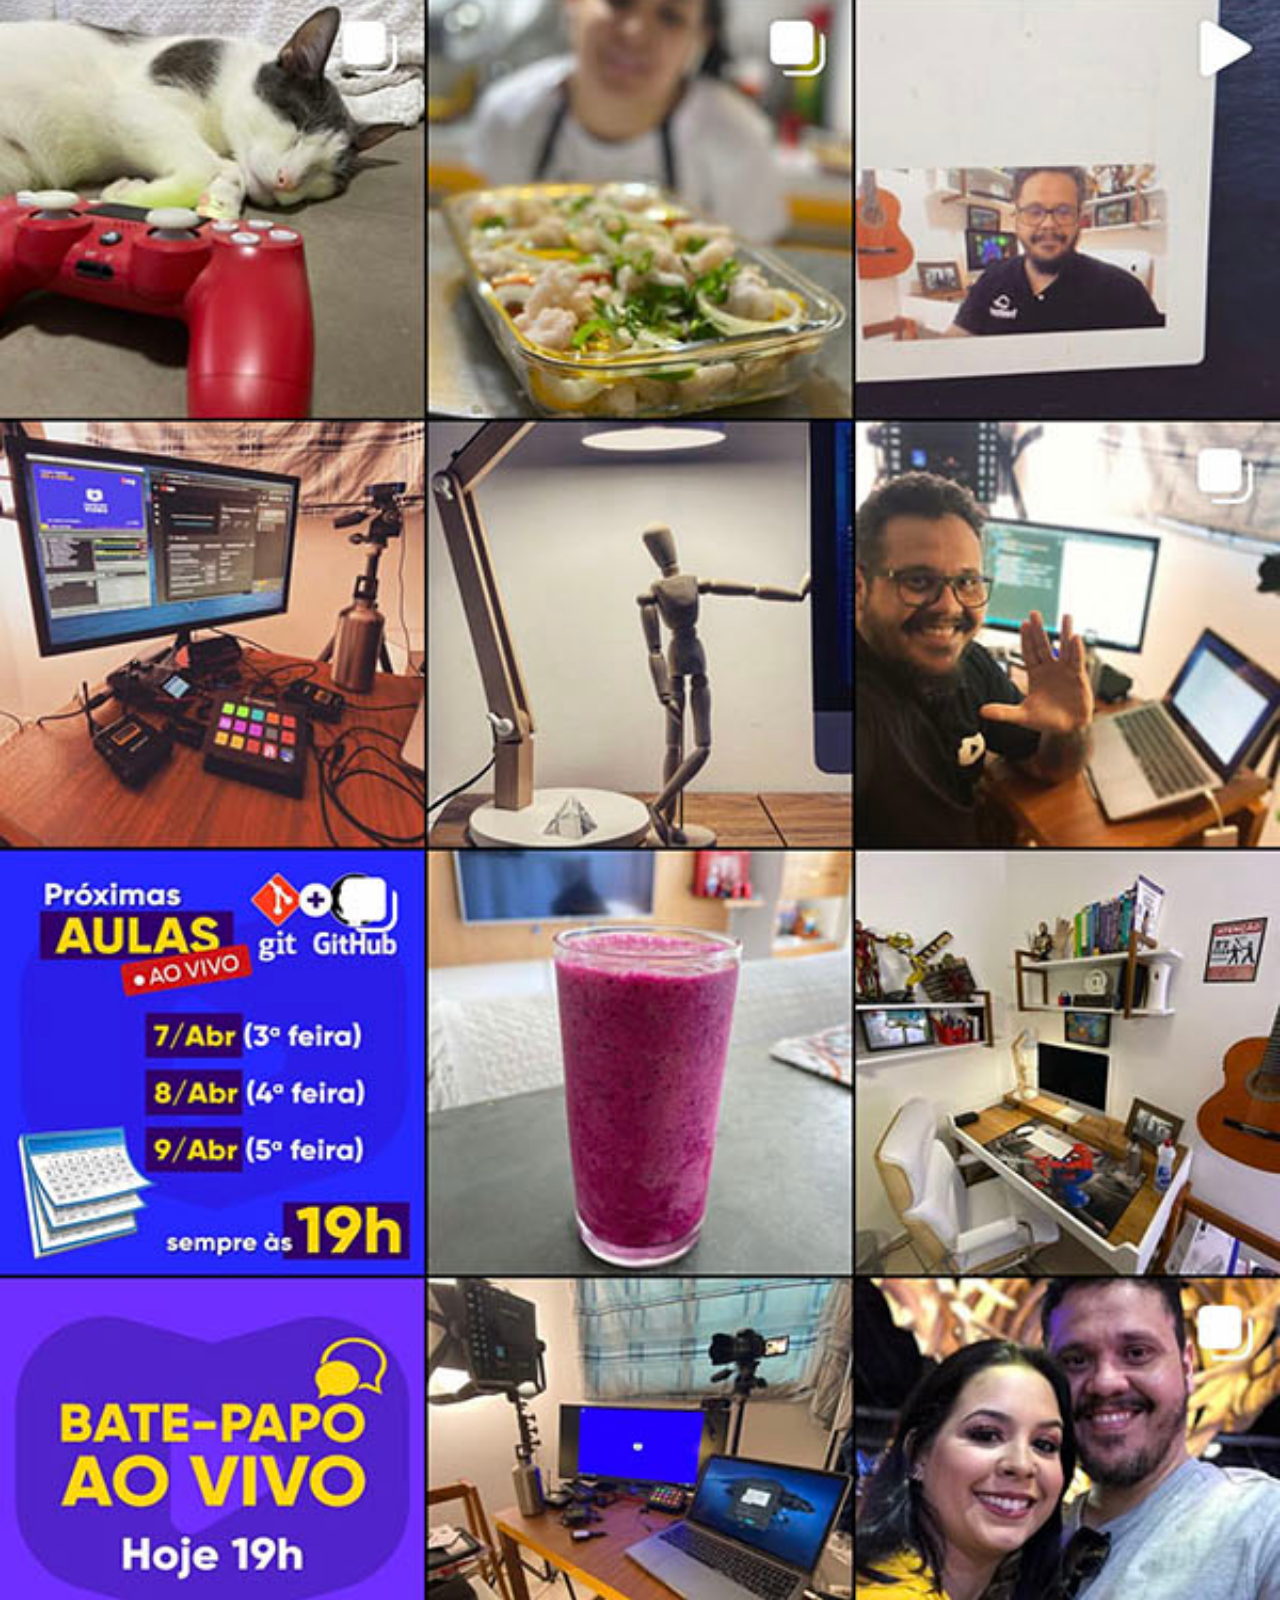
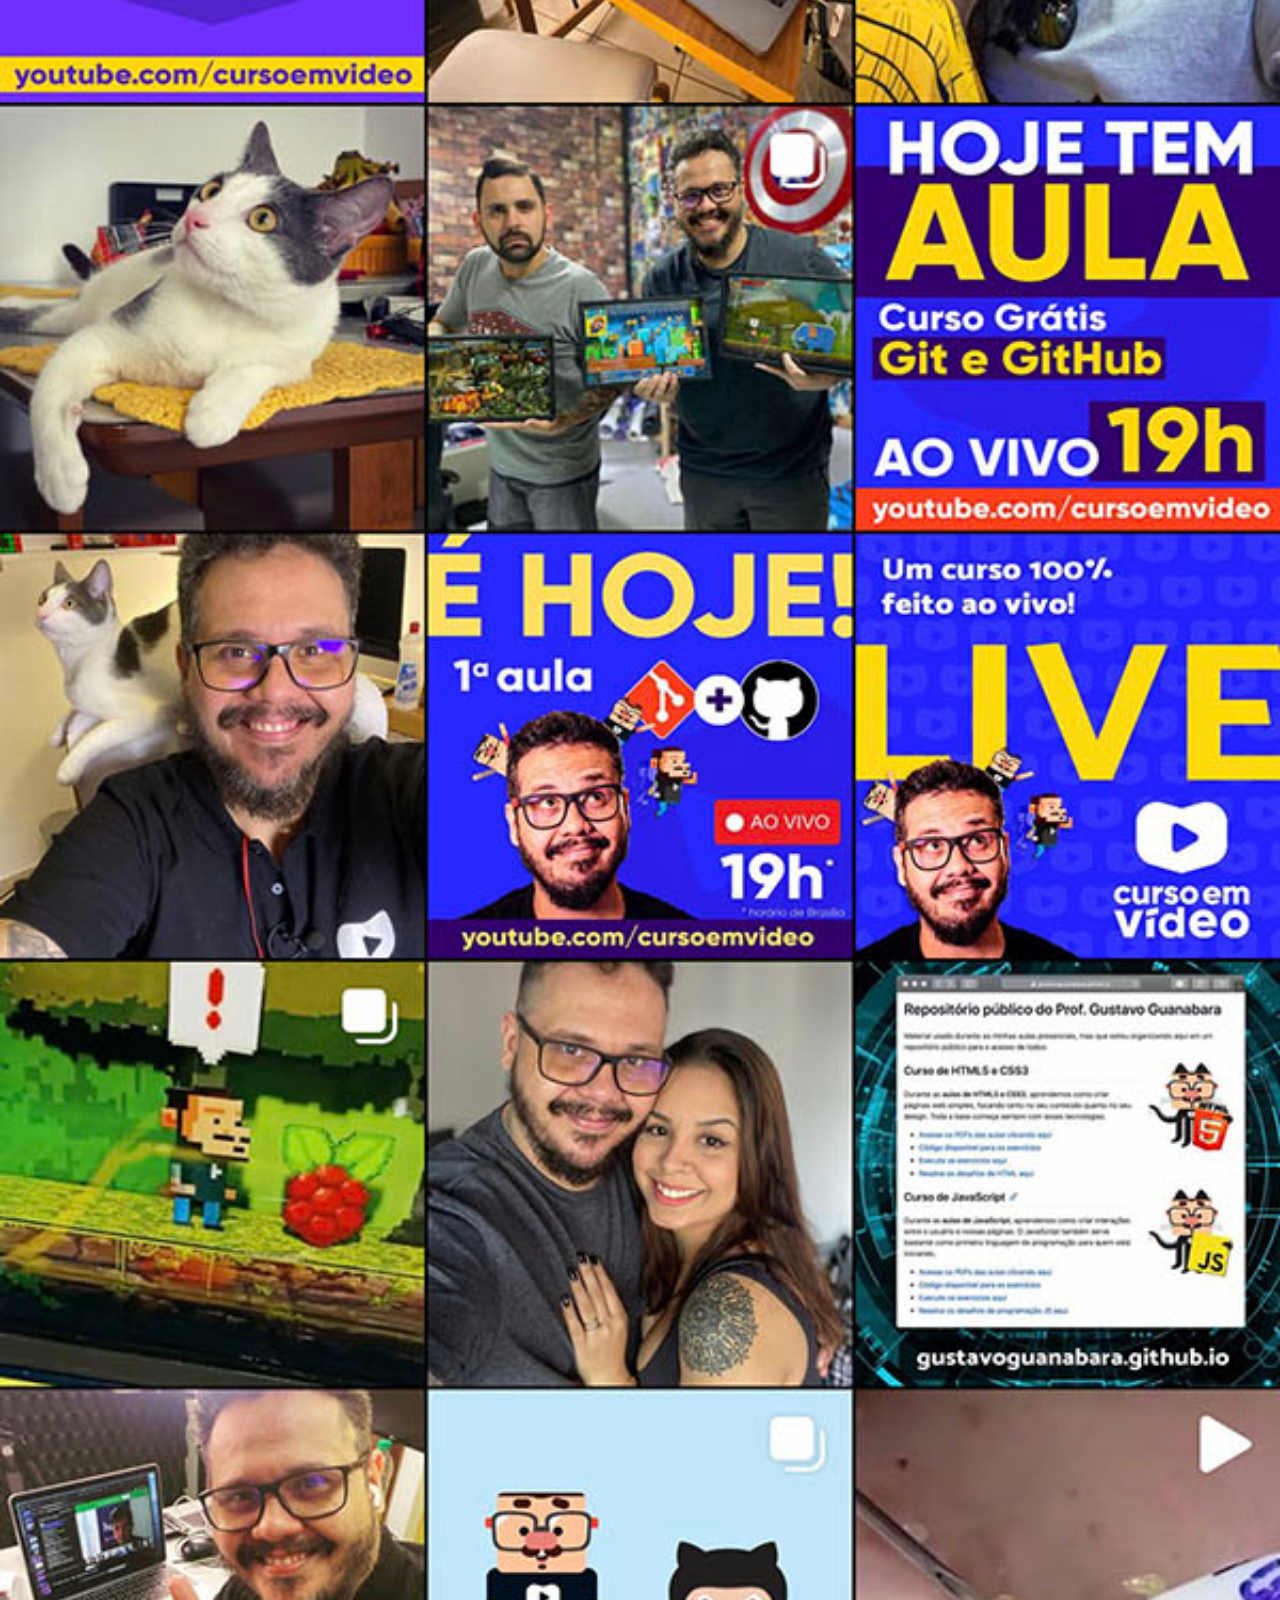
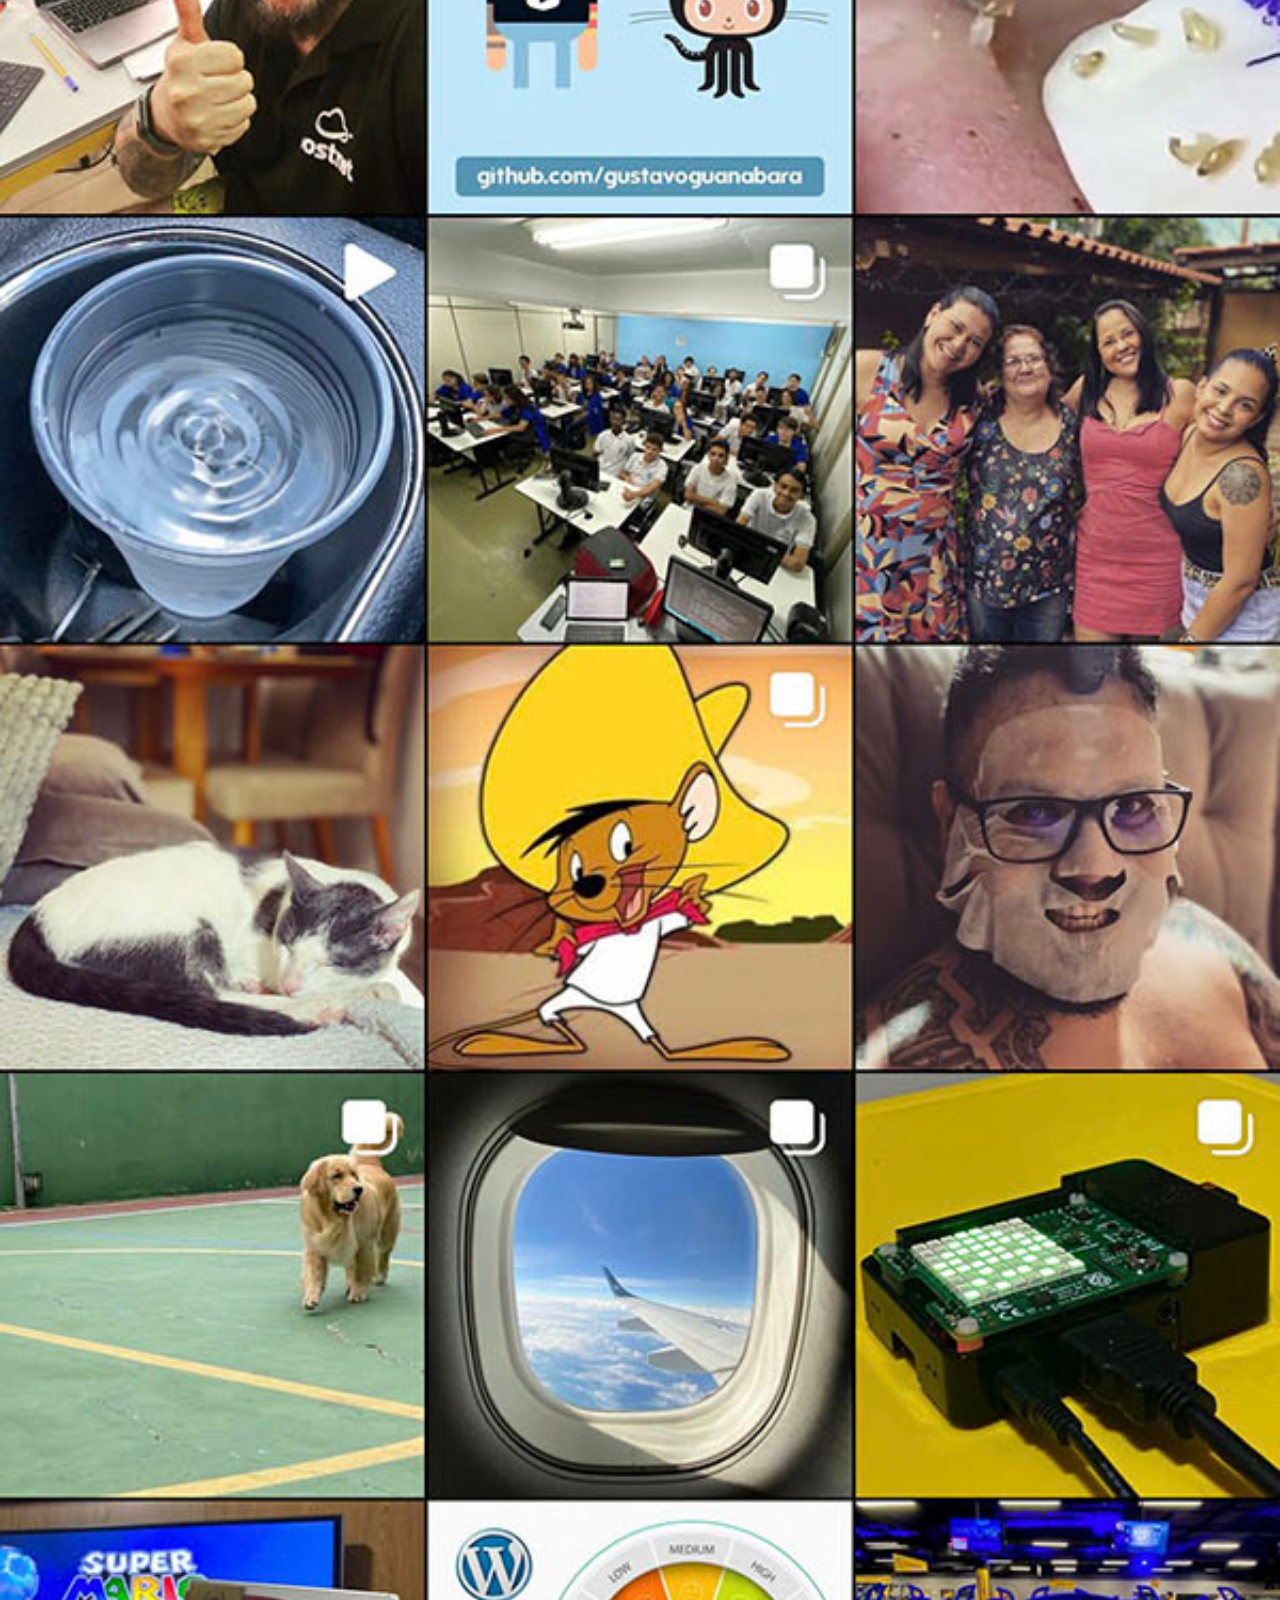
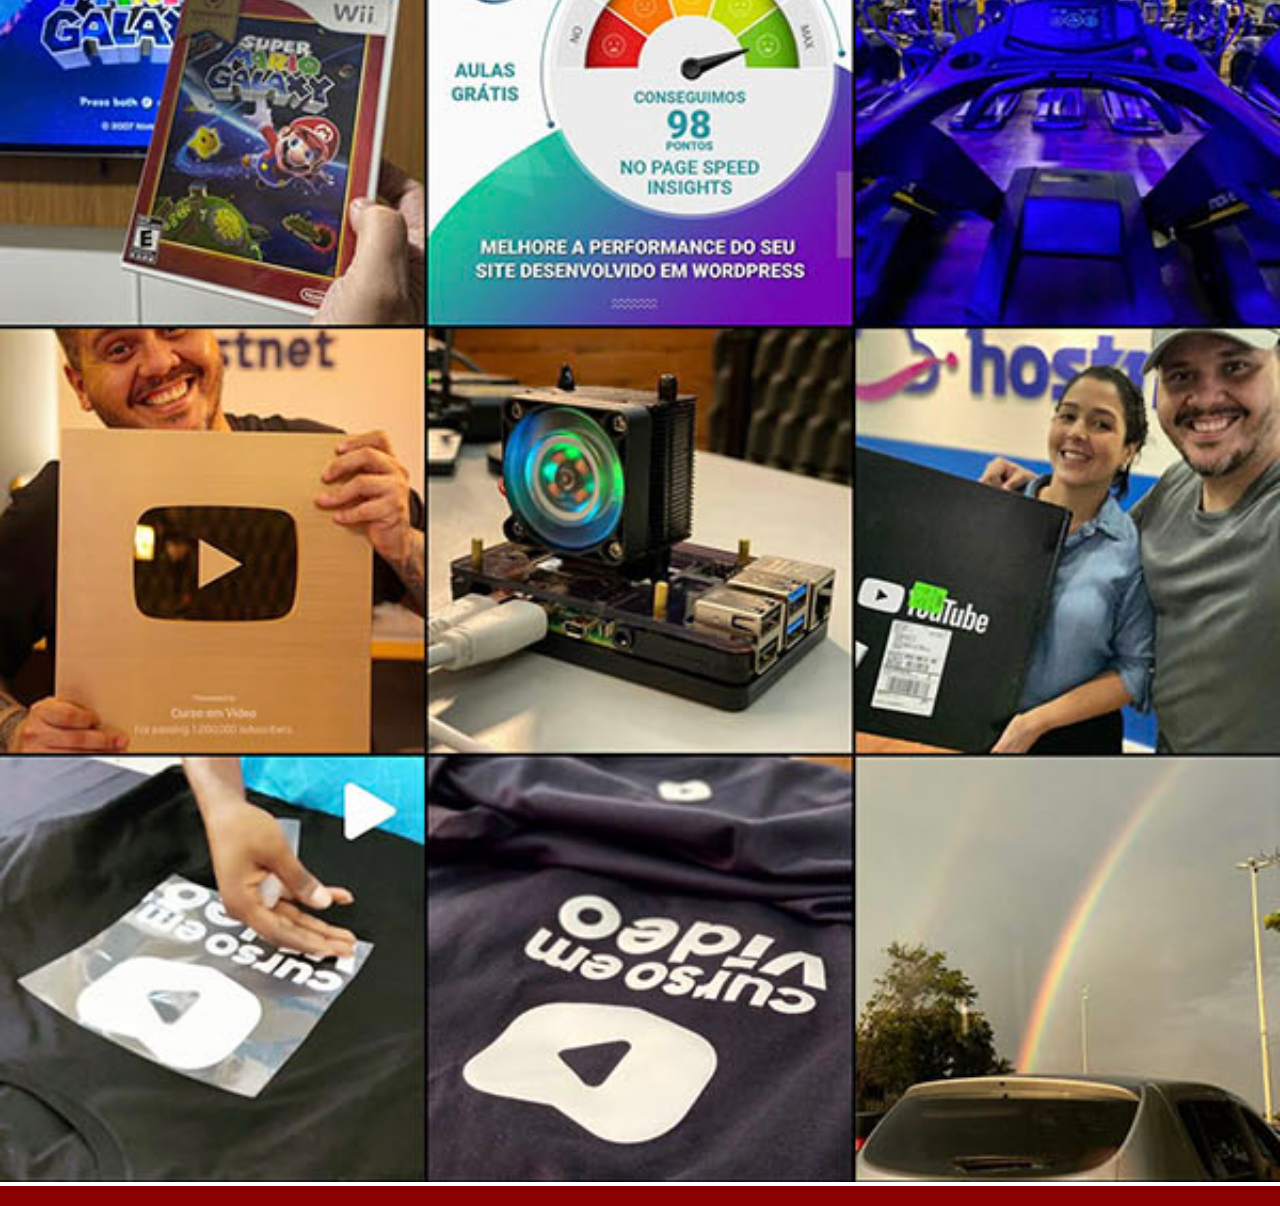
<file: instagram.html>
<!DOCTYPE html>
<html lang="pt-br">
<head>
  <meta charset="UTF-8">
  <meta name="viewport" content="width=device-width, initial-scale=1.0">
  <title>Instagram</title>
  <link rel="stylesheet" href="estilos/social.css">
</head>
<body>
  <img src="imagens/tela-instagram.jpg" alt="Logo do instagram">
  <a href="https://www.instagram.com/gustavoguanabara/" target="_blank"></a>
  
</body>
</html>
</file>
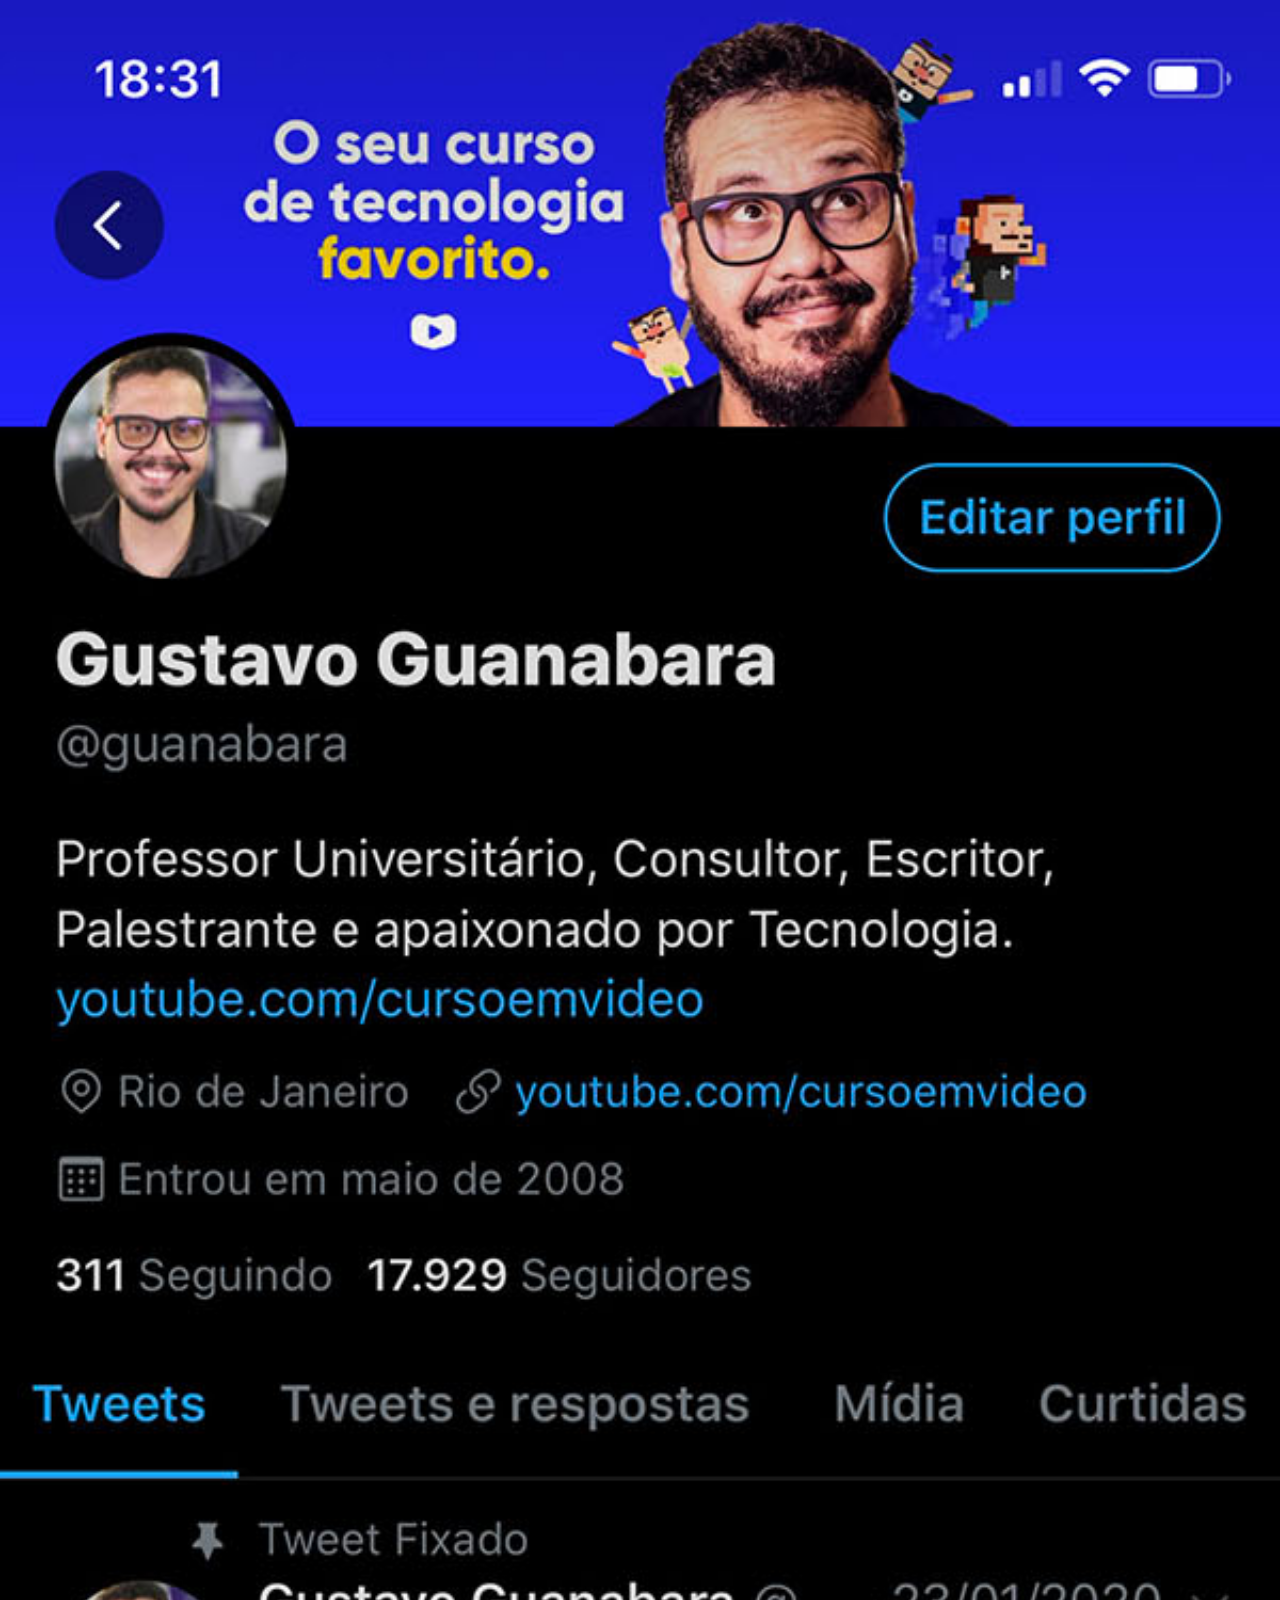
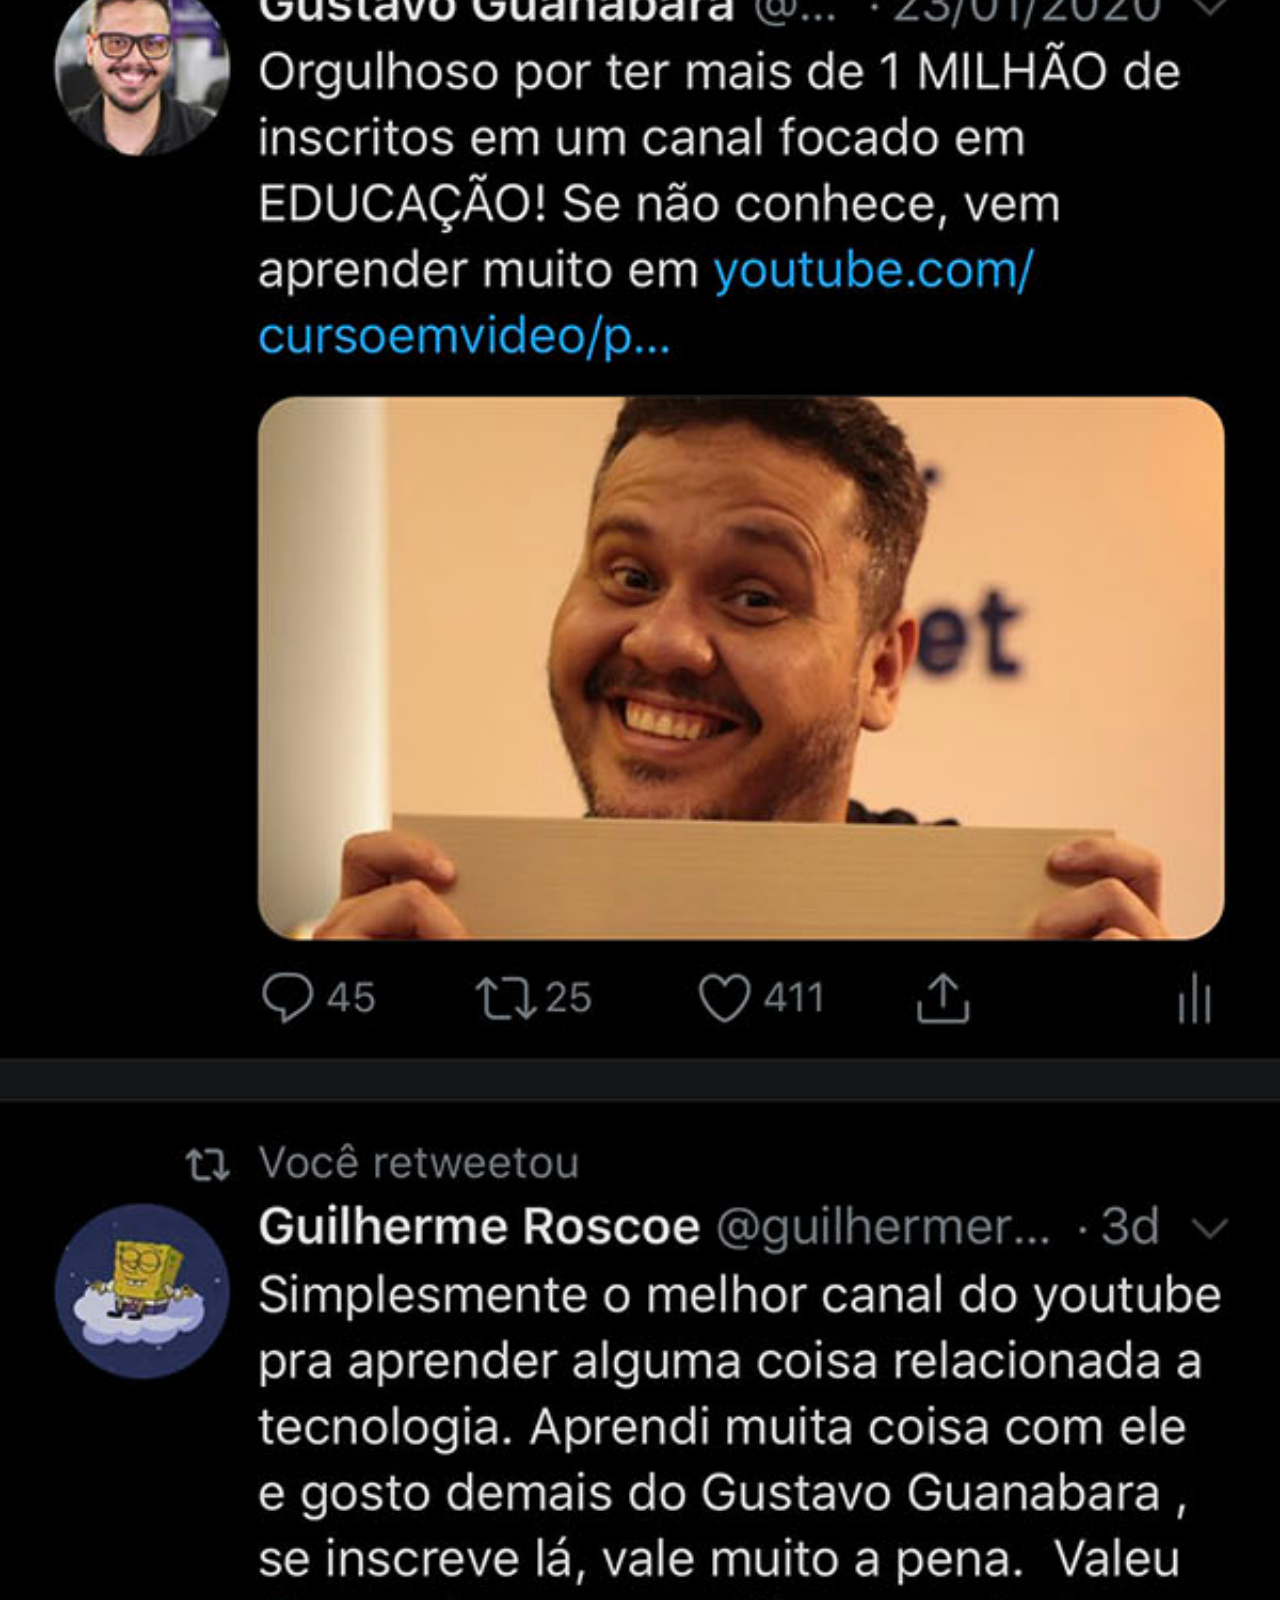
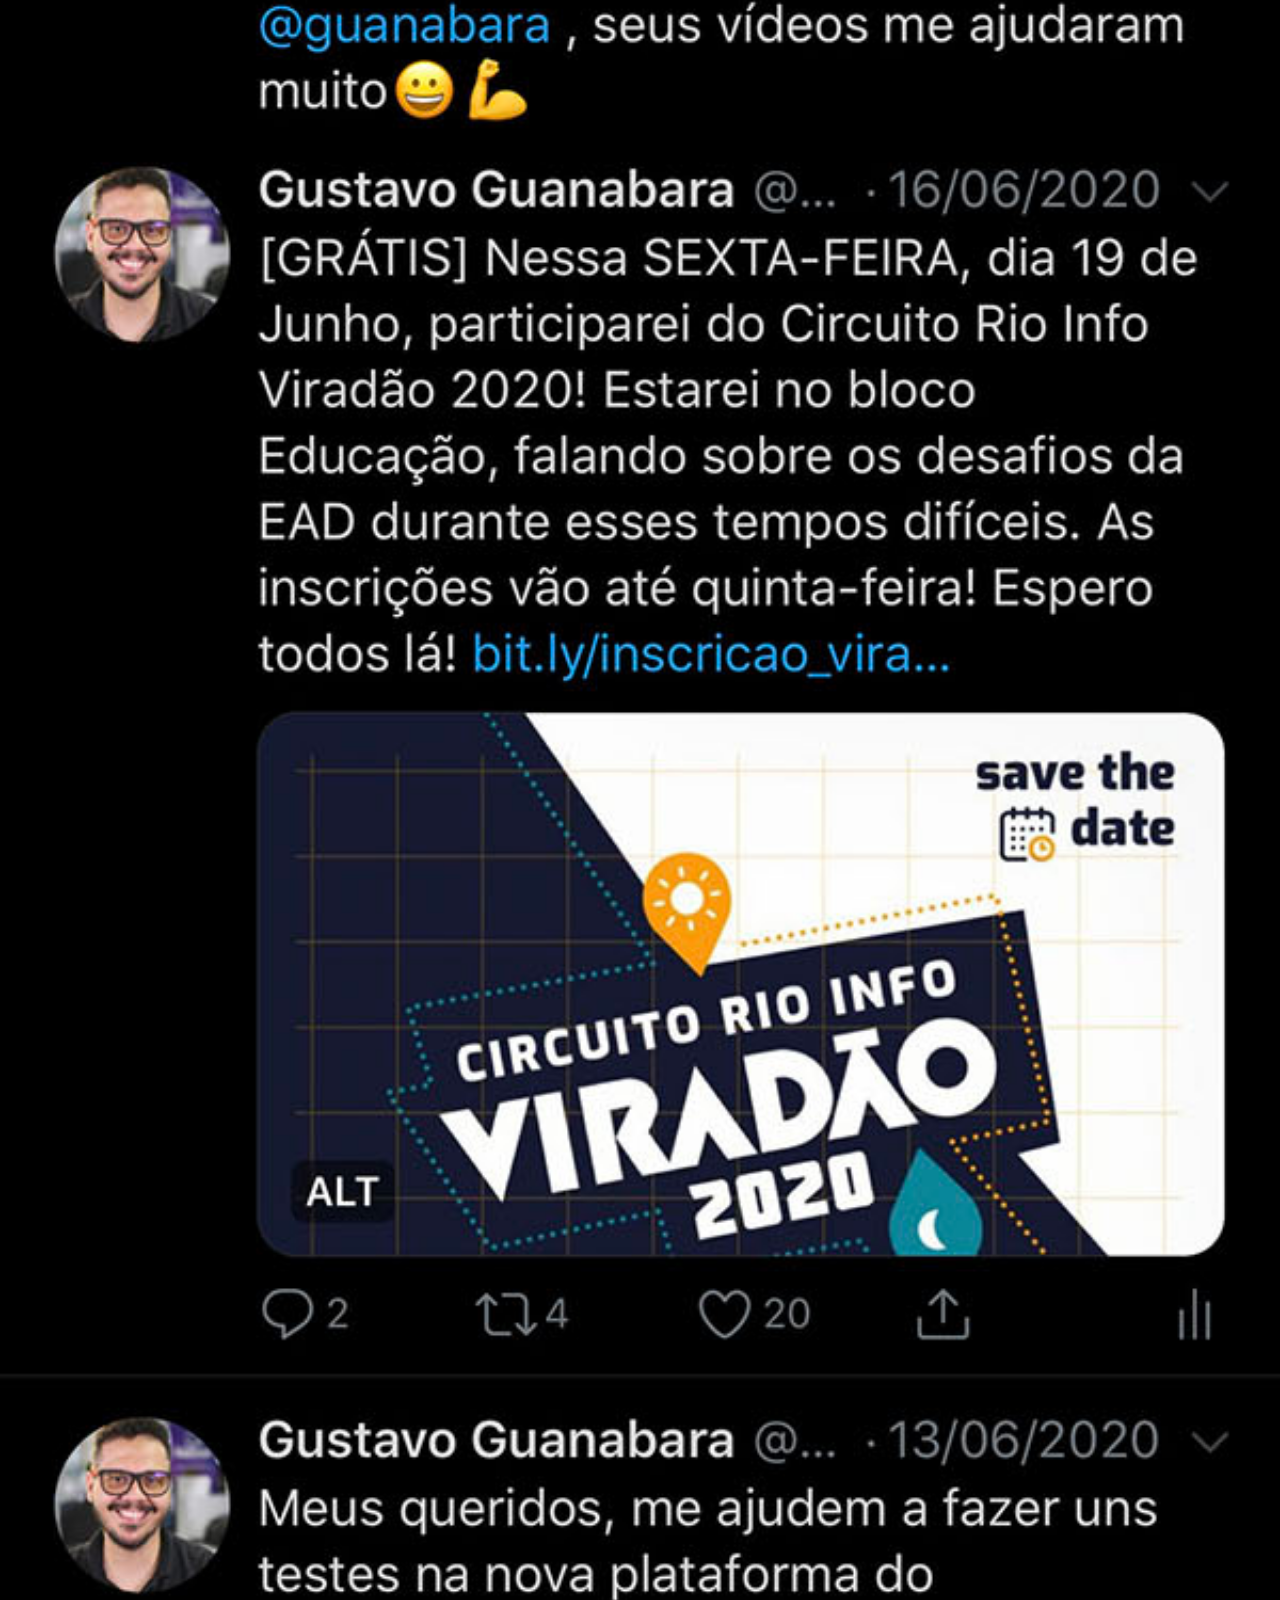
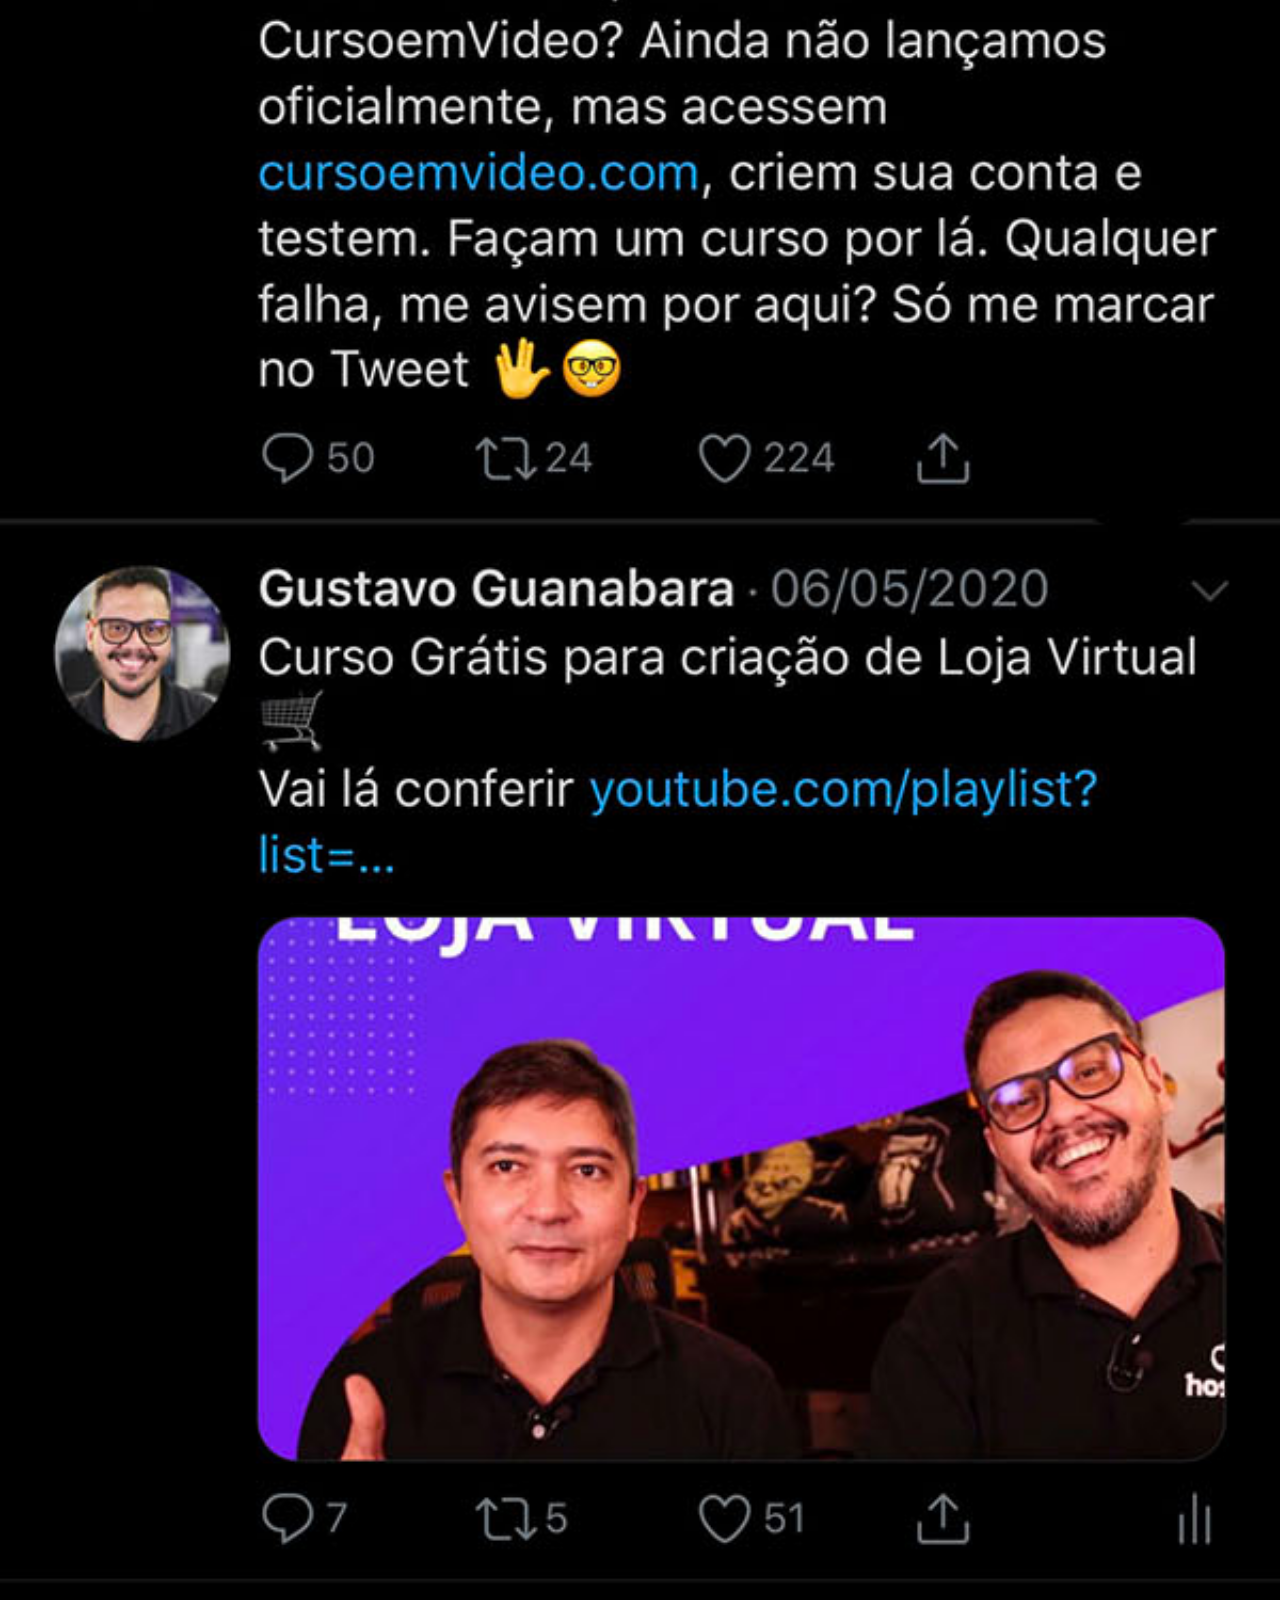
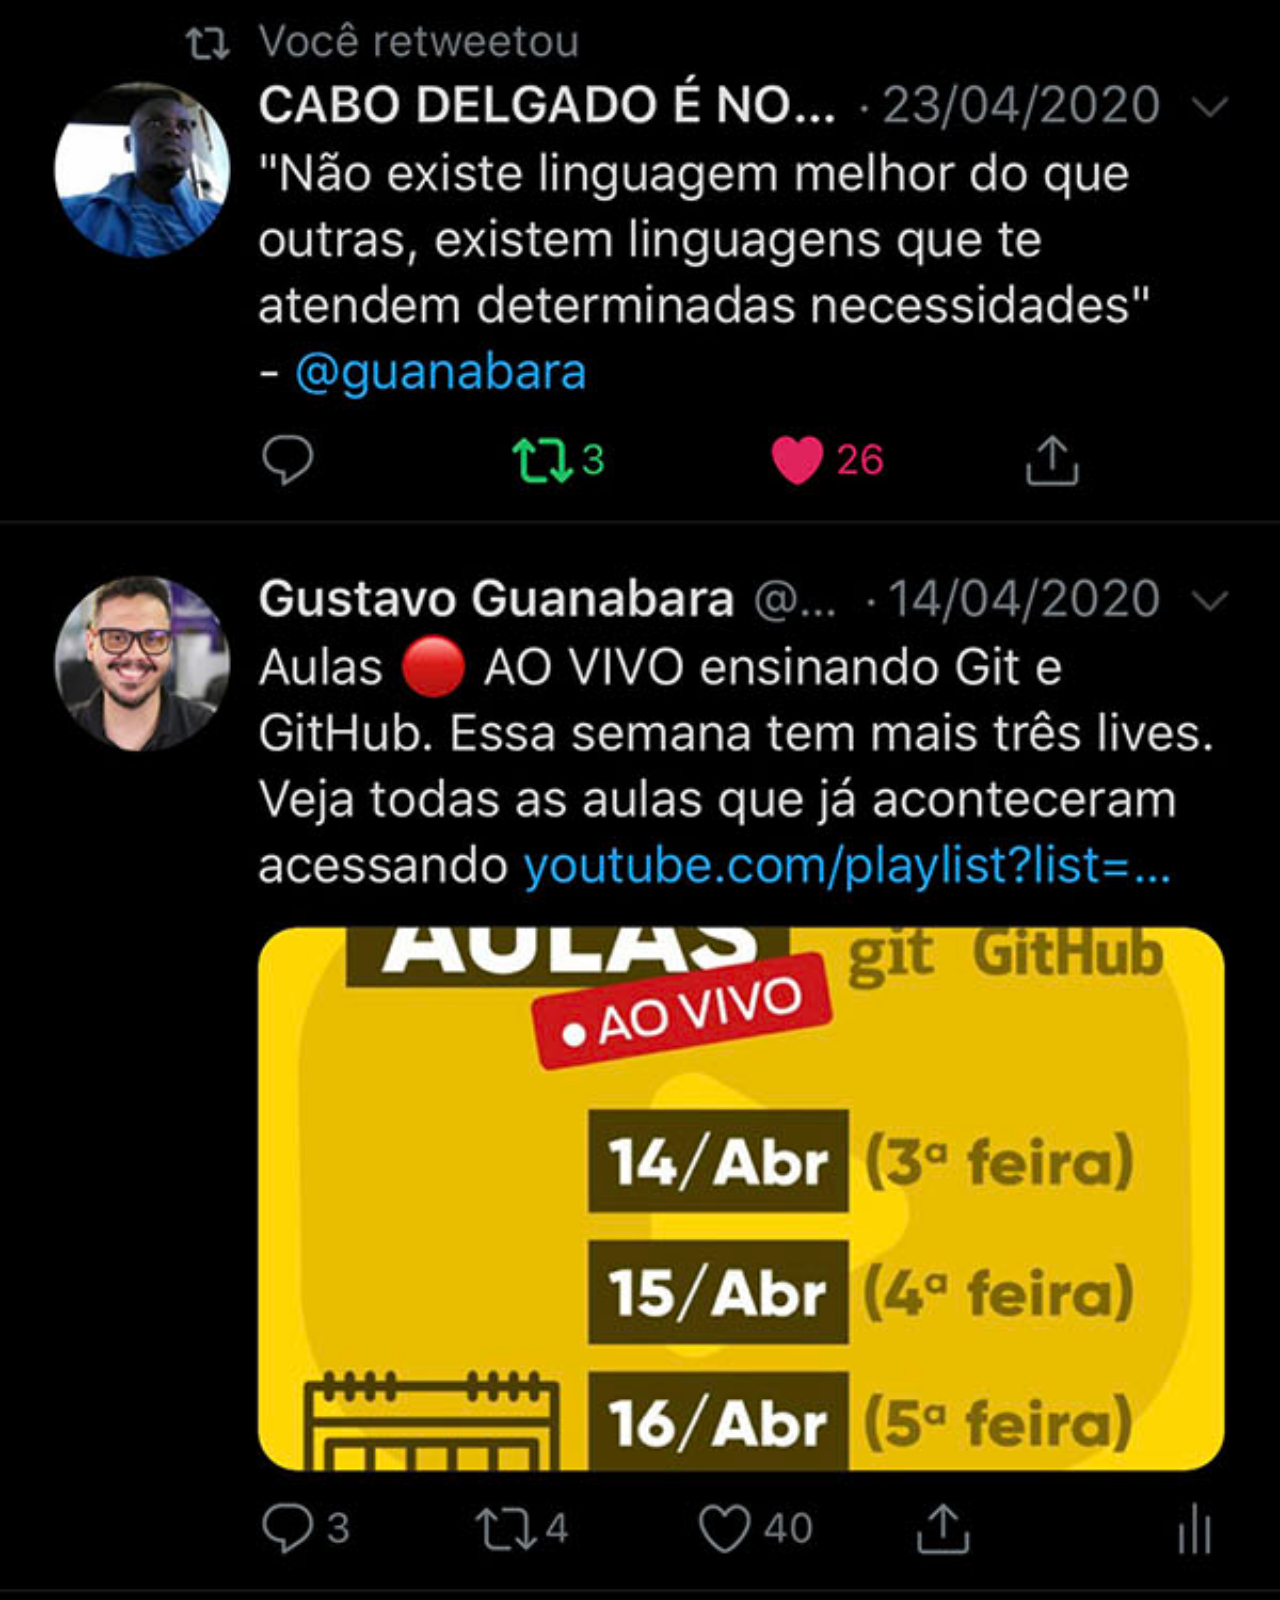
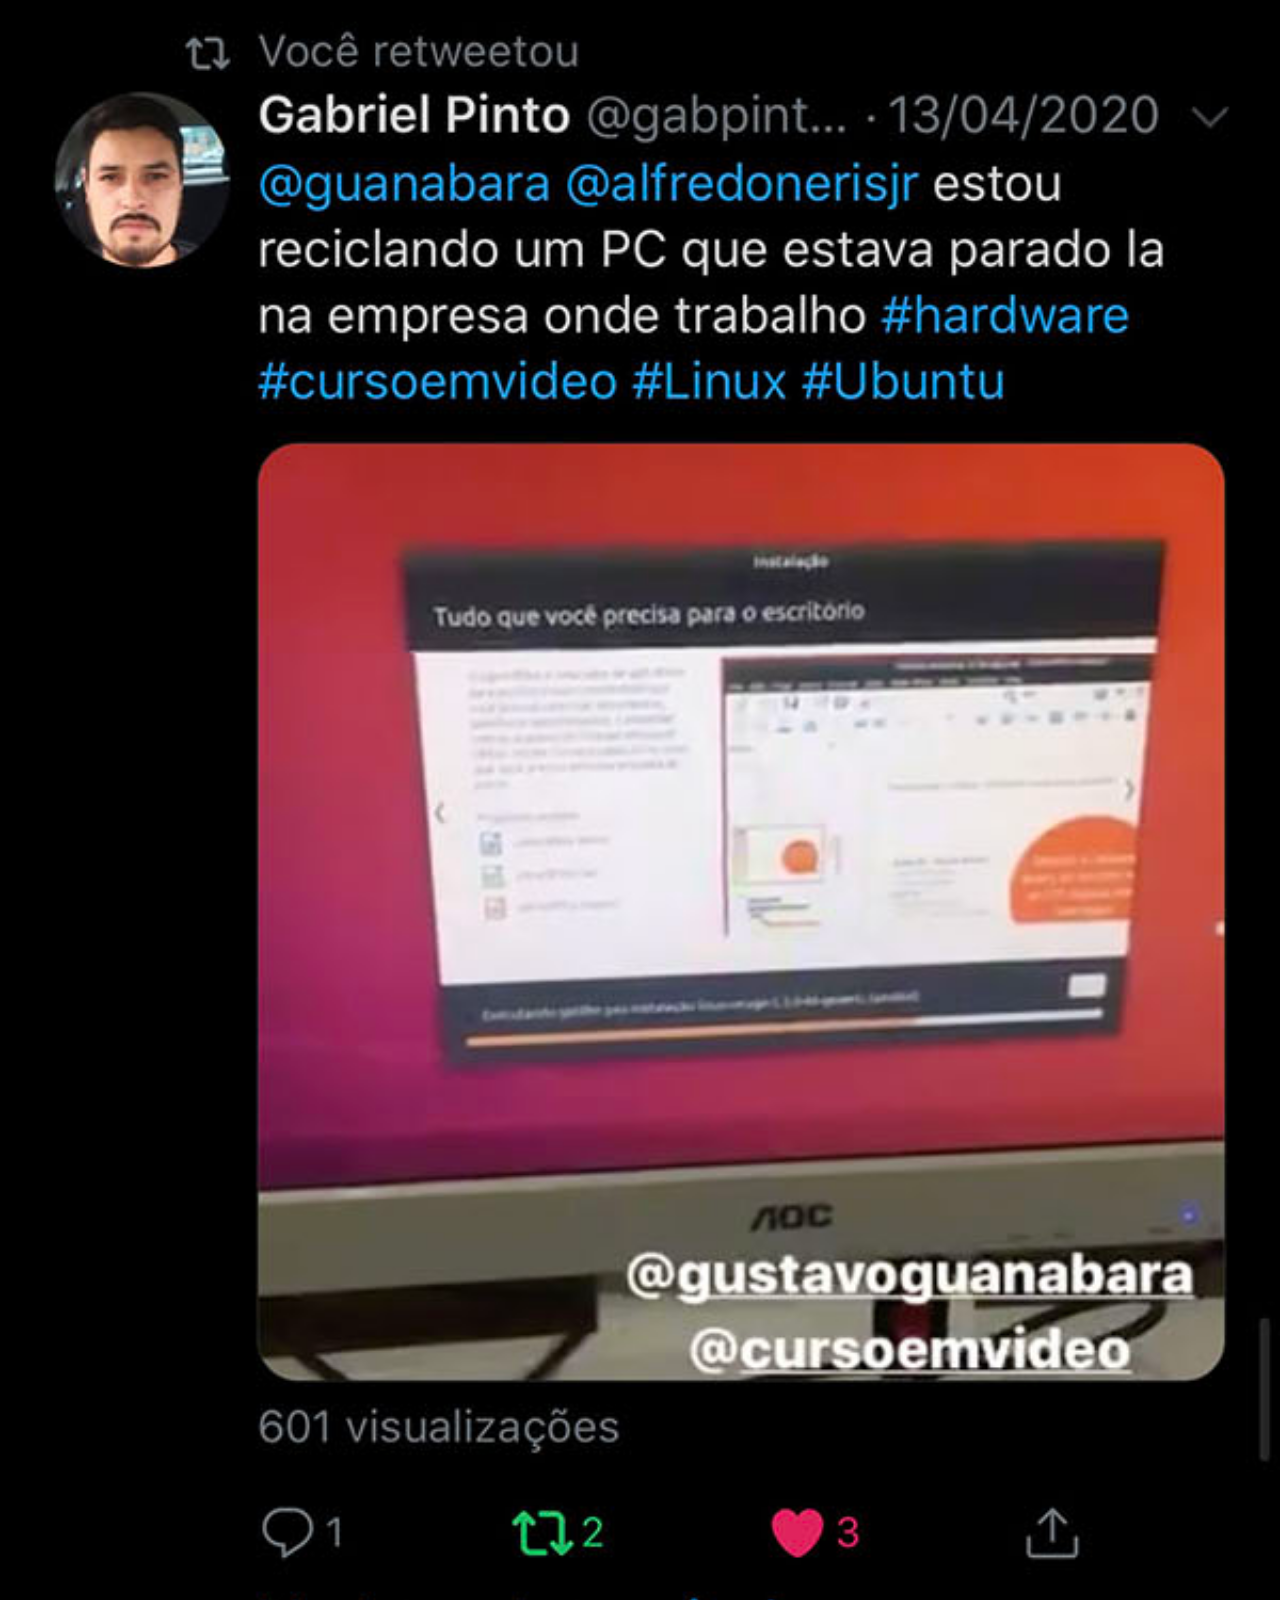
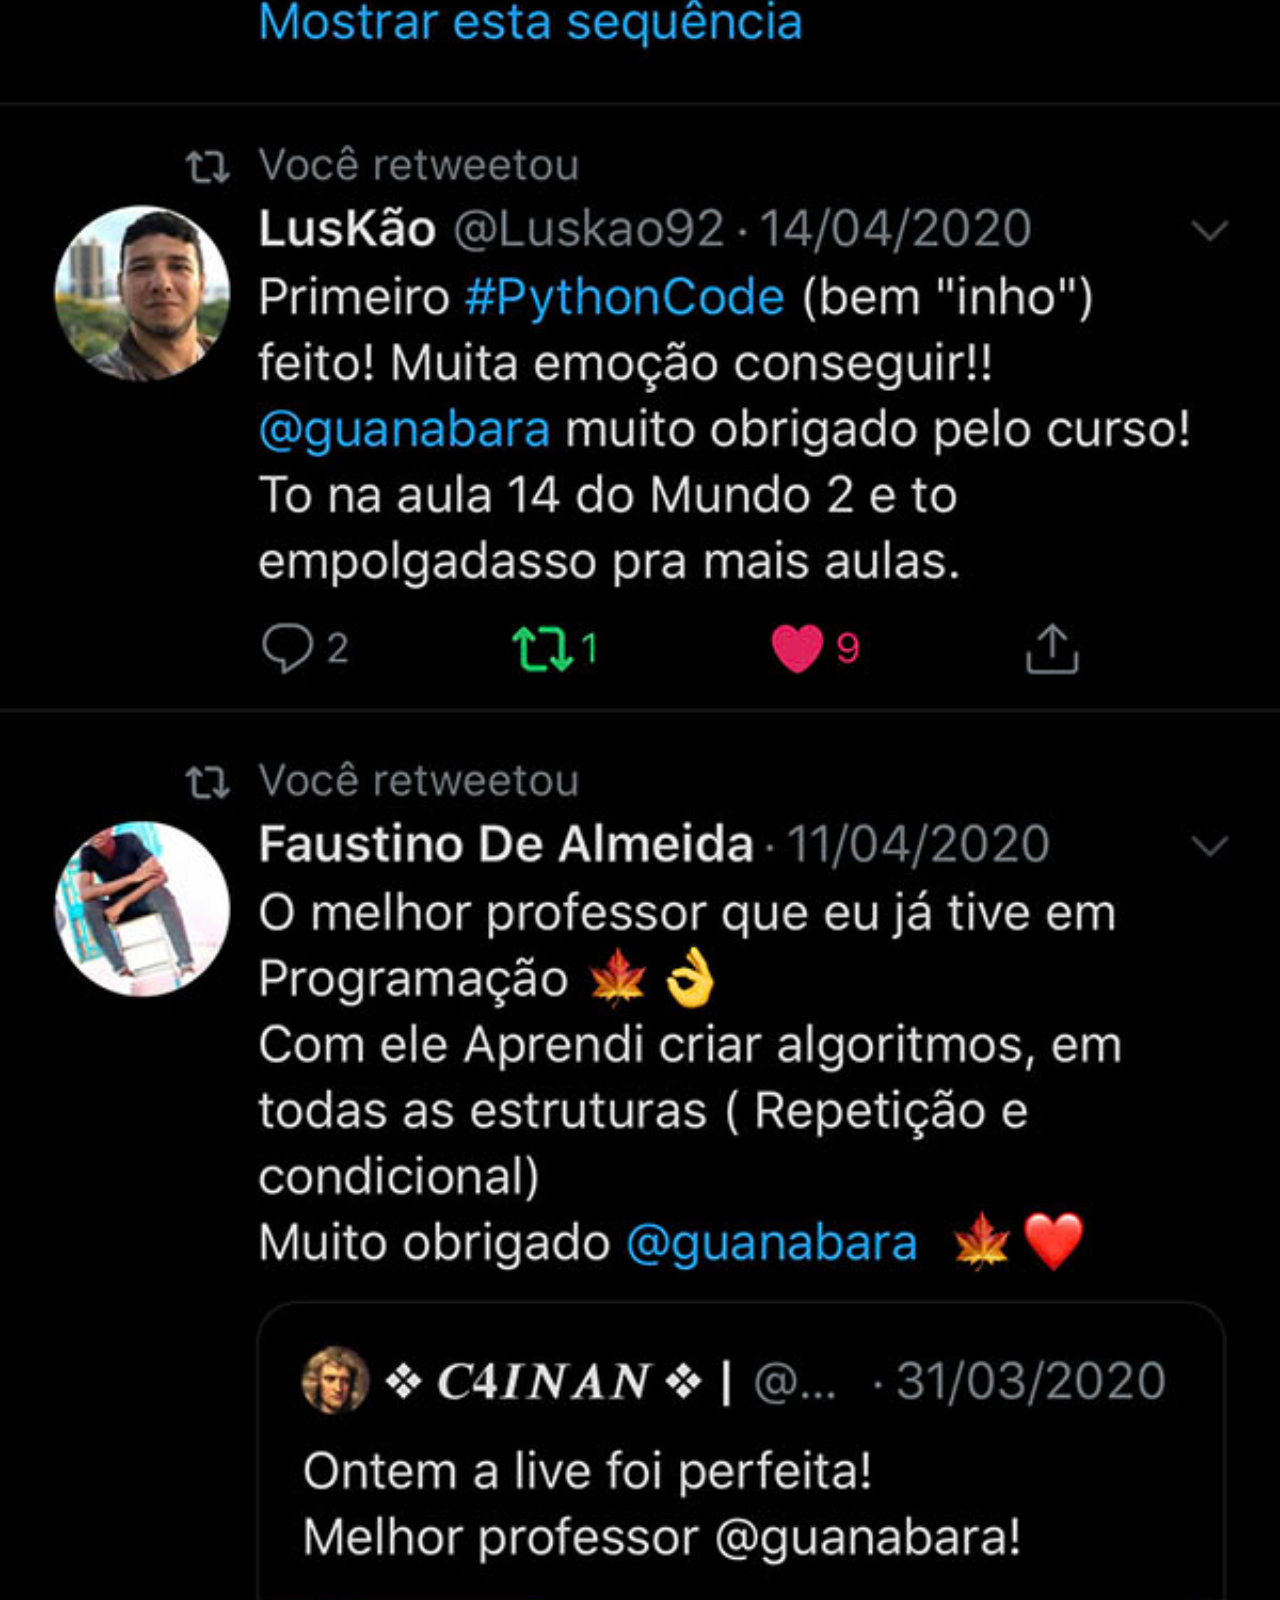
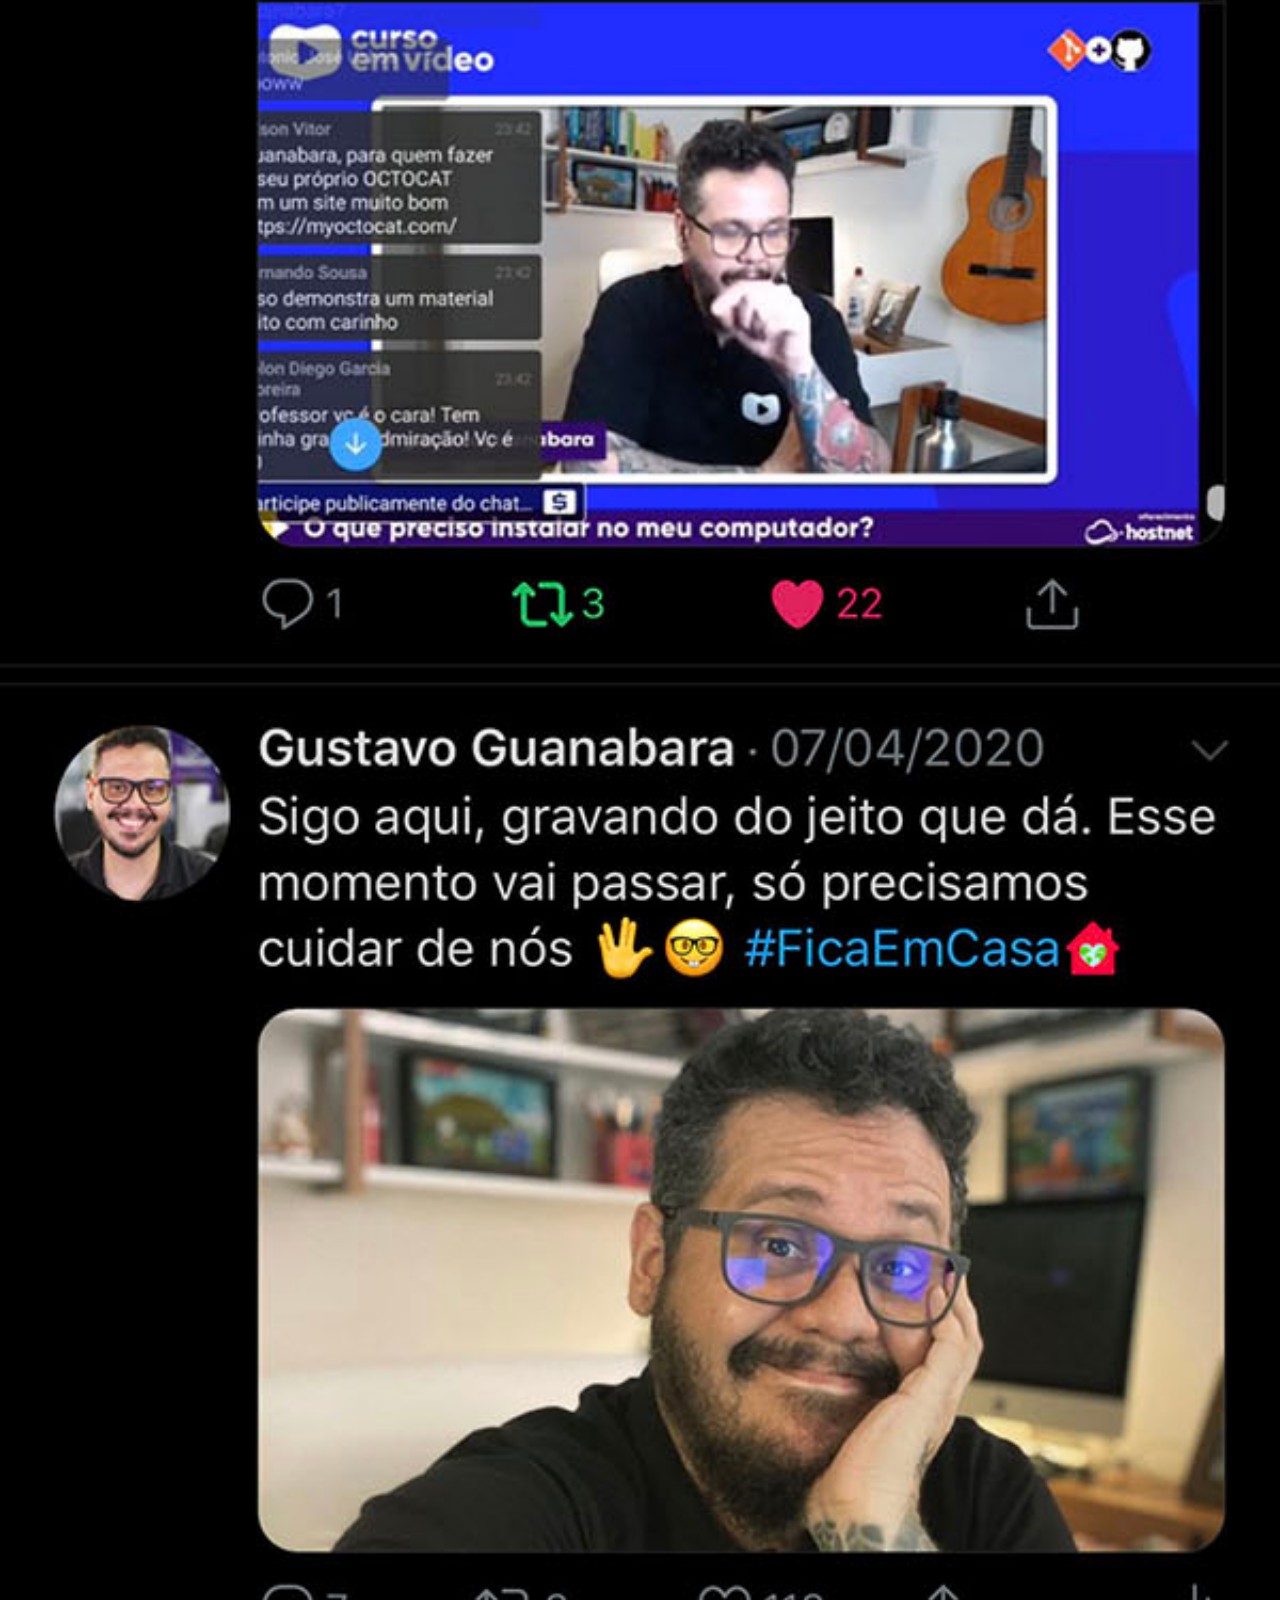
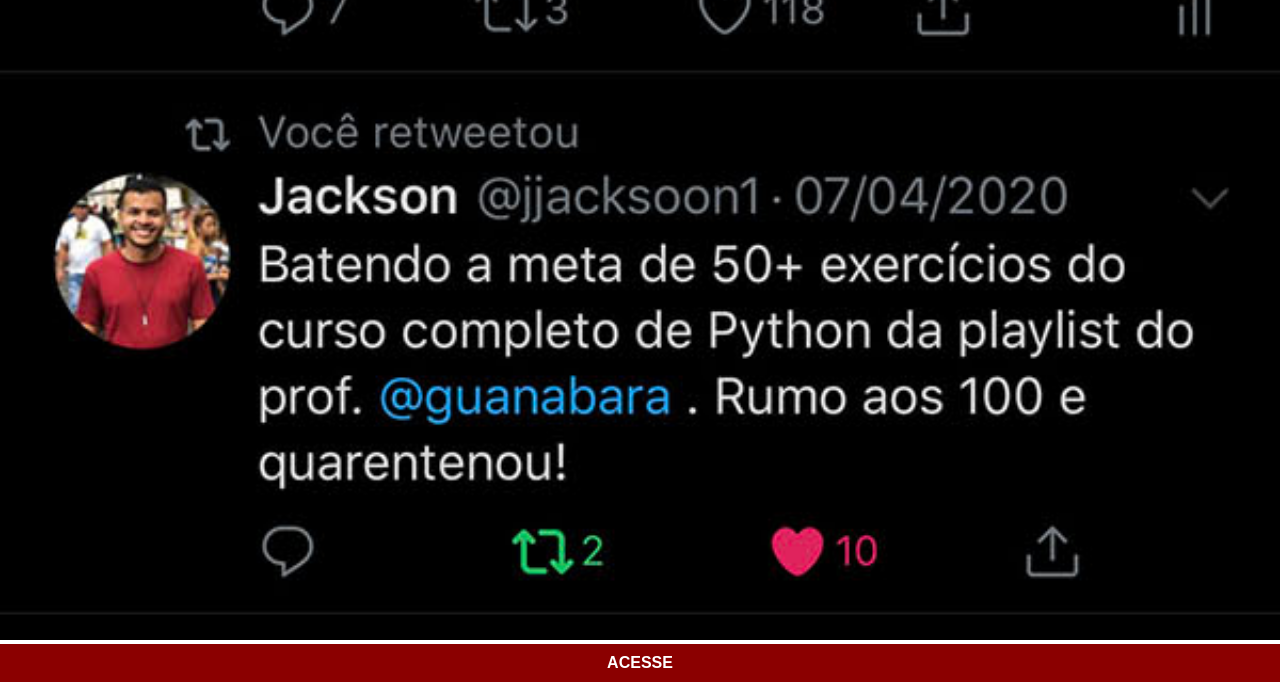
<file: x.html>
<!DOCTYPE html>
<html lang="pt-br">
<head>
  <meta charset="UTF-8">
  <meta name="viewport" content="width=device-width, initial-scale=1.0">
  <title>X(twitter)</title>
  <link rel="stylesheet" href="estilos/social.css">
</head>
<body>
<img src="imagens/tela-twitter.jpg" alt="X Gustavo Guanabara">
<a href="https://x.com/guanabara">ACESSE</a>
  
</body>
</html>
</file>
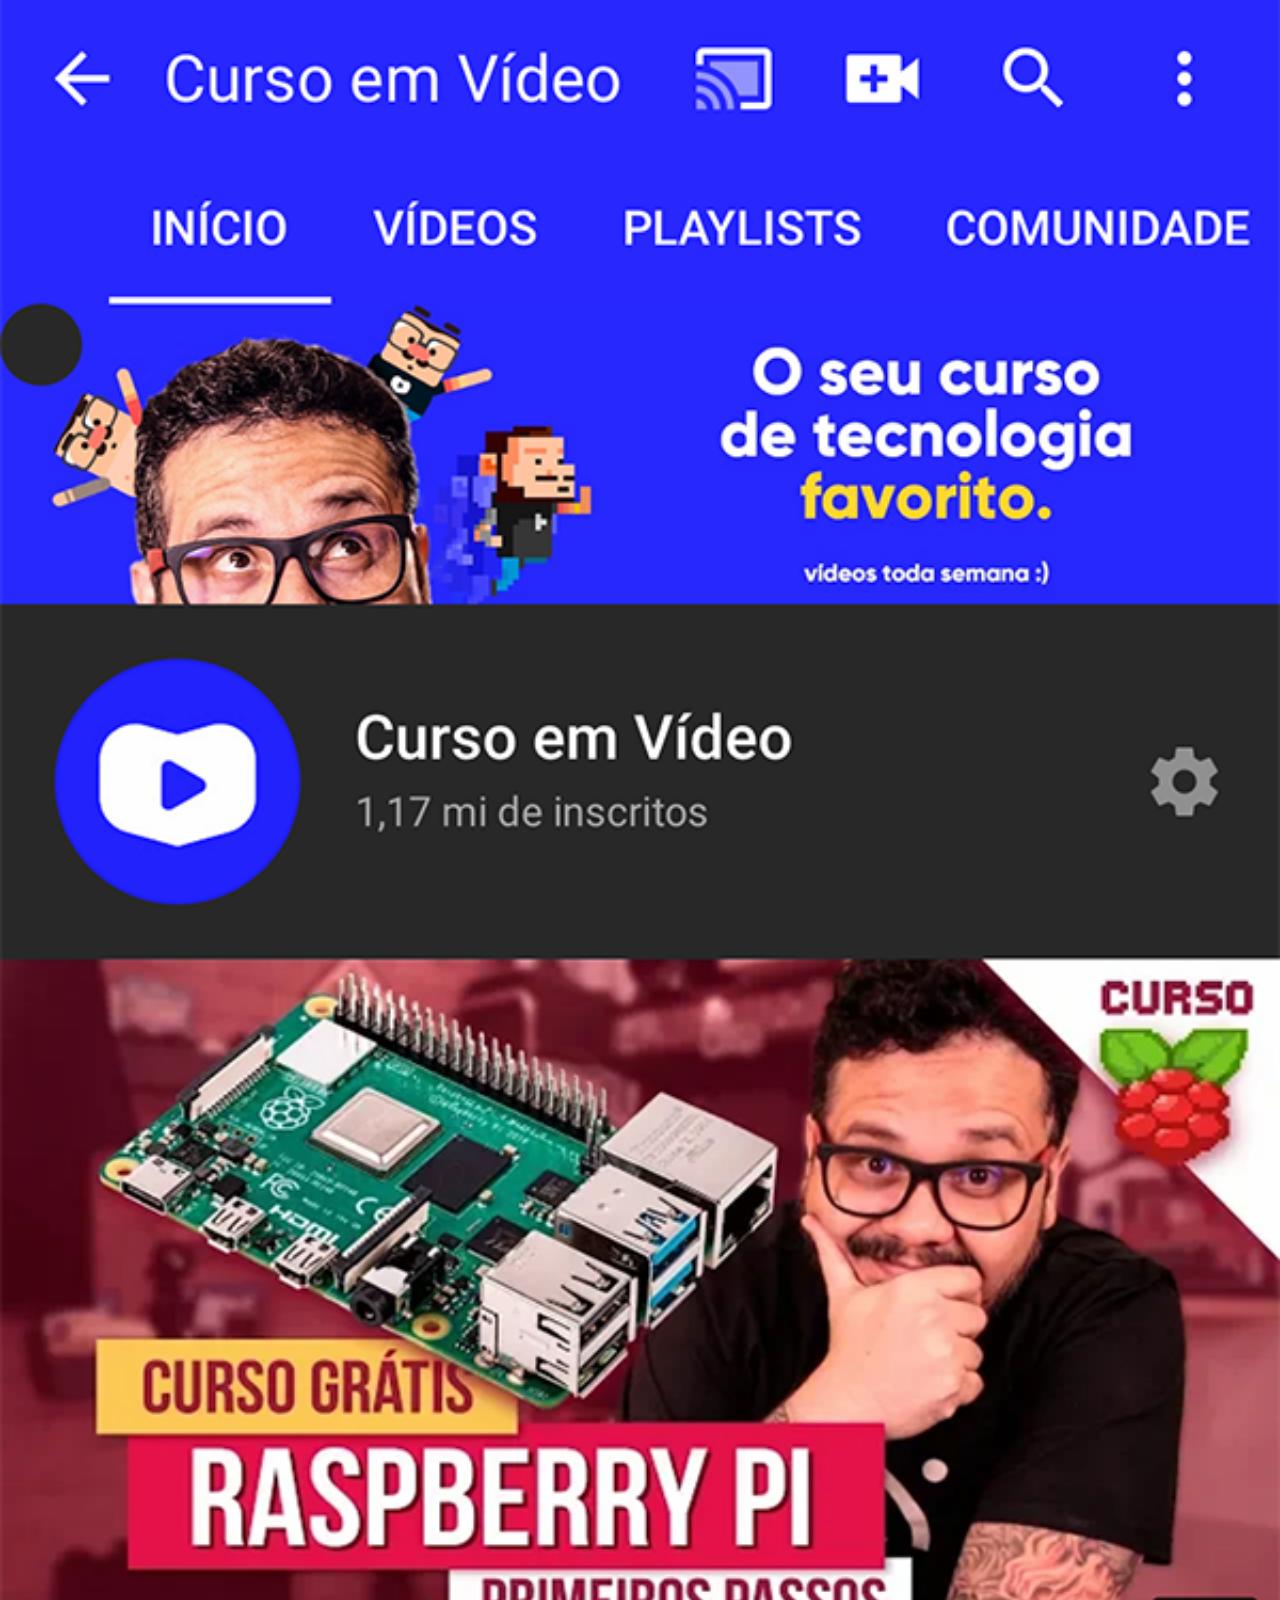
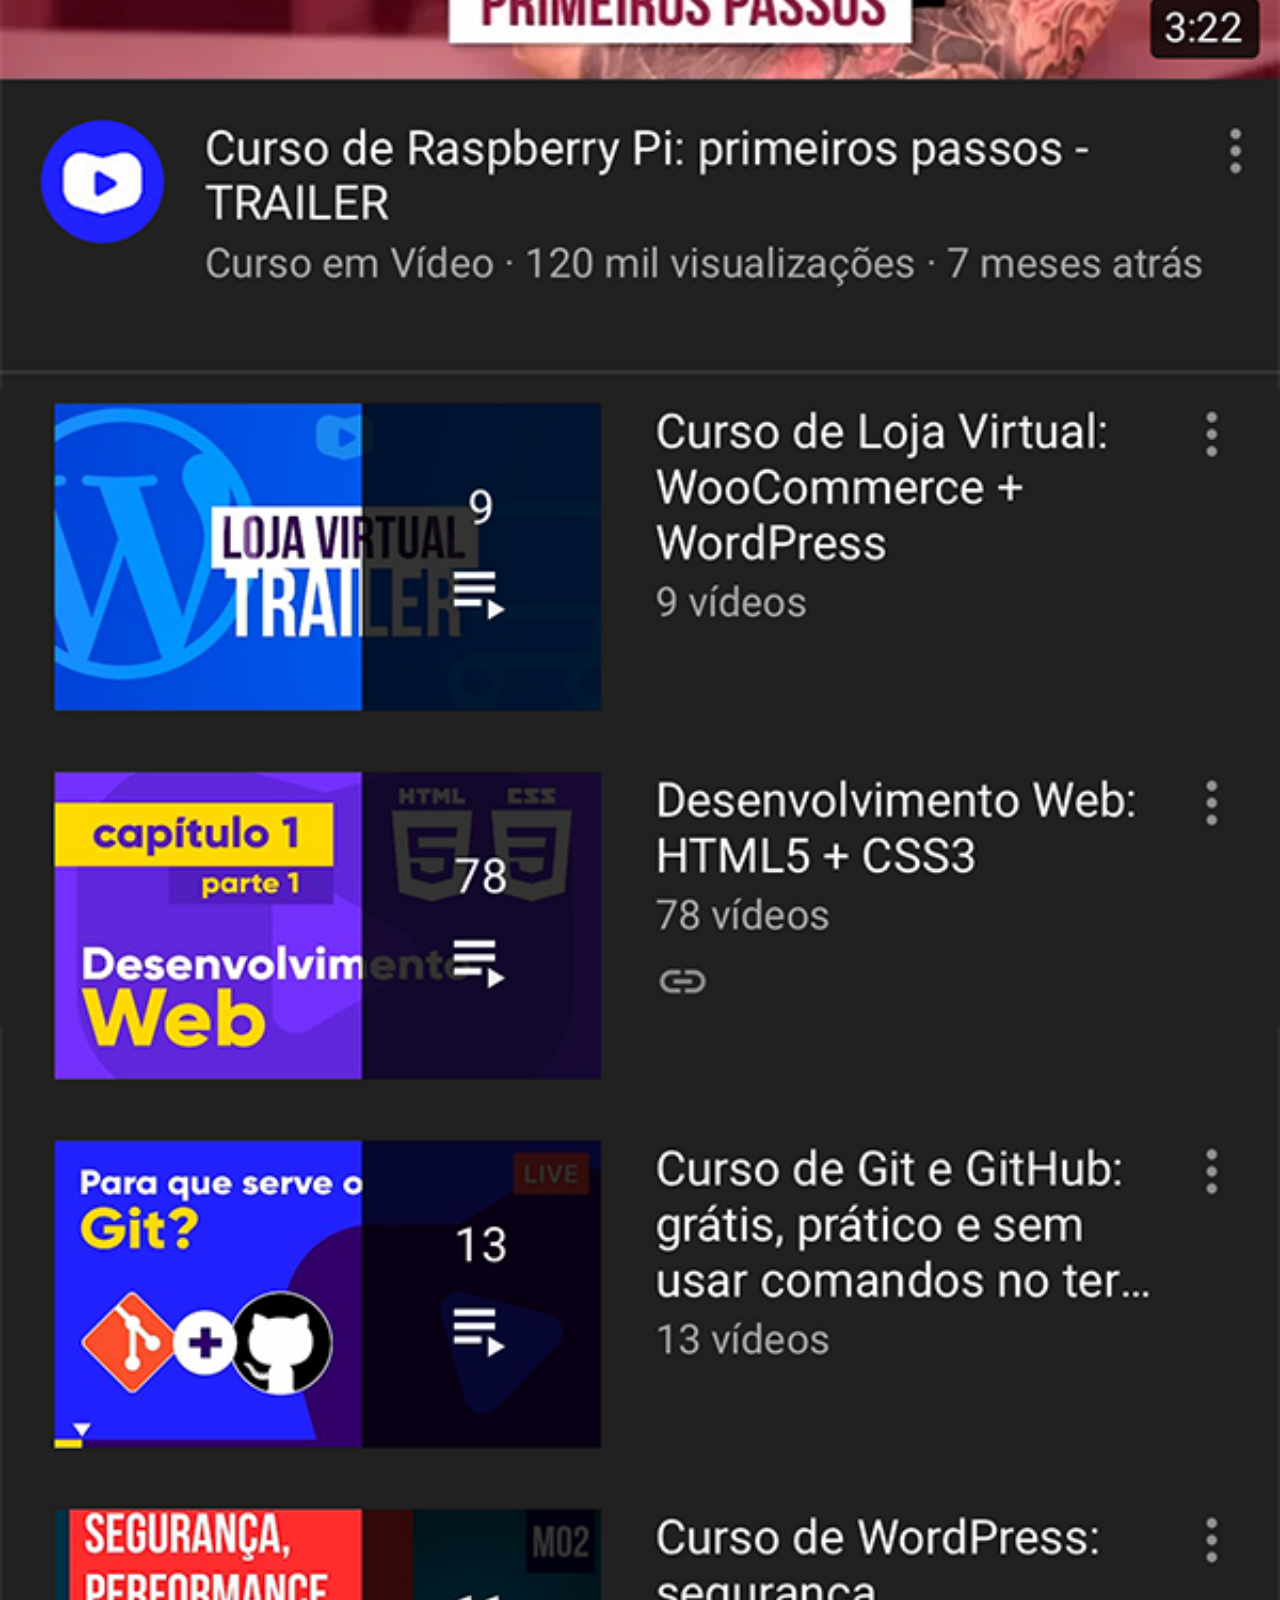
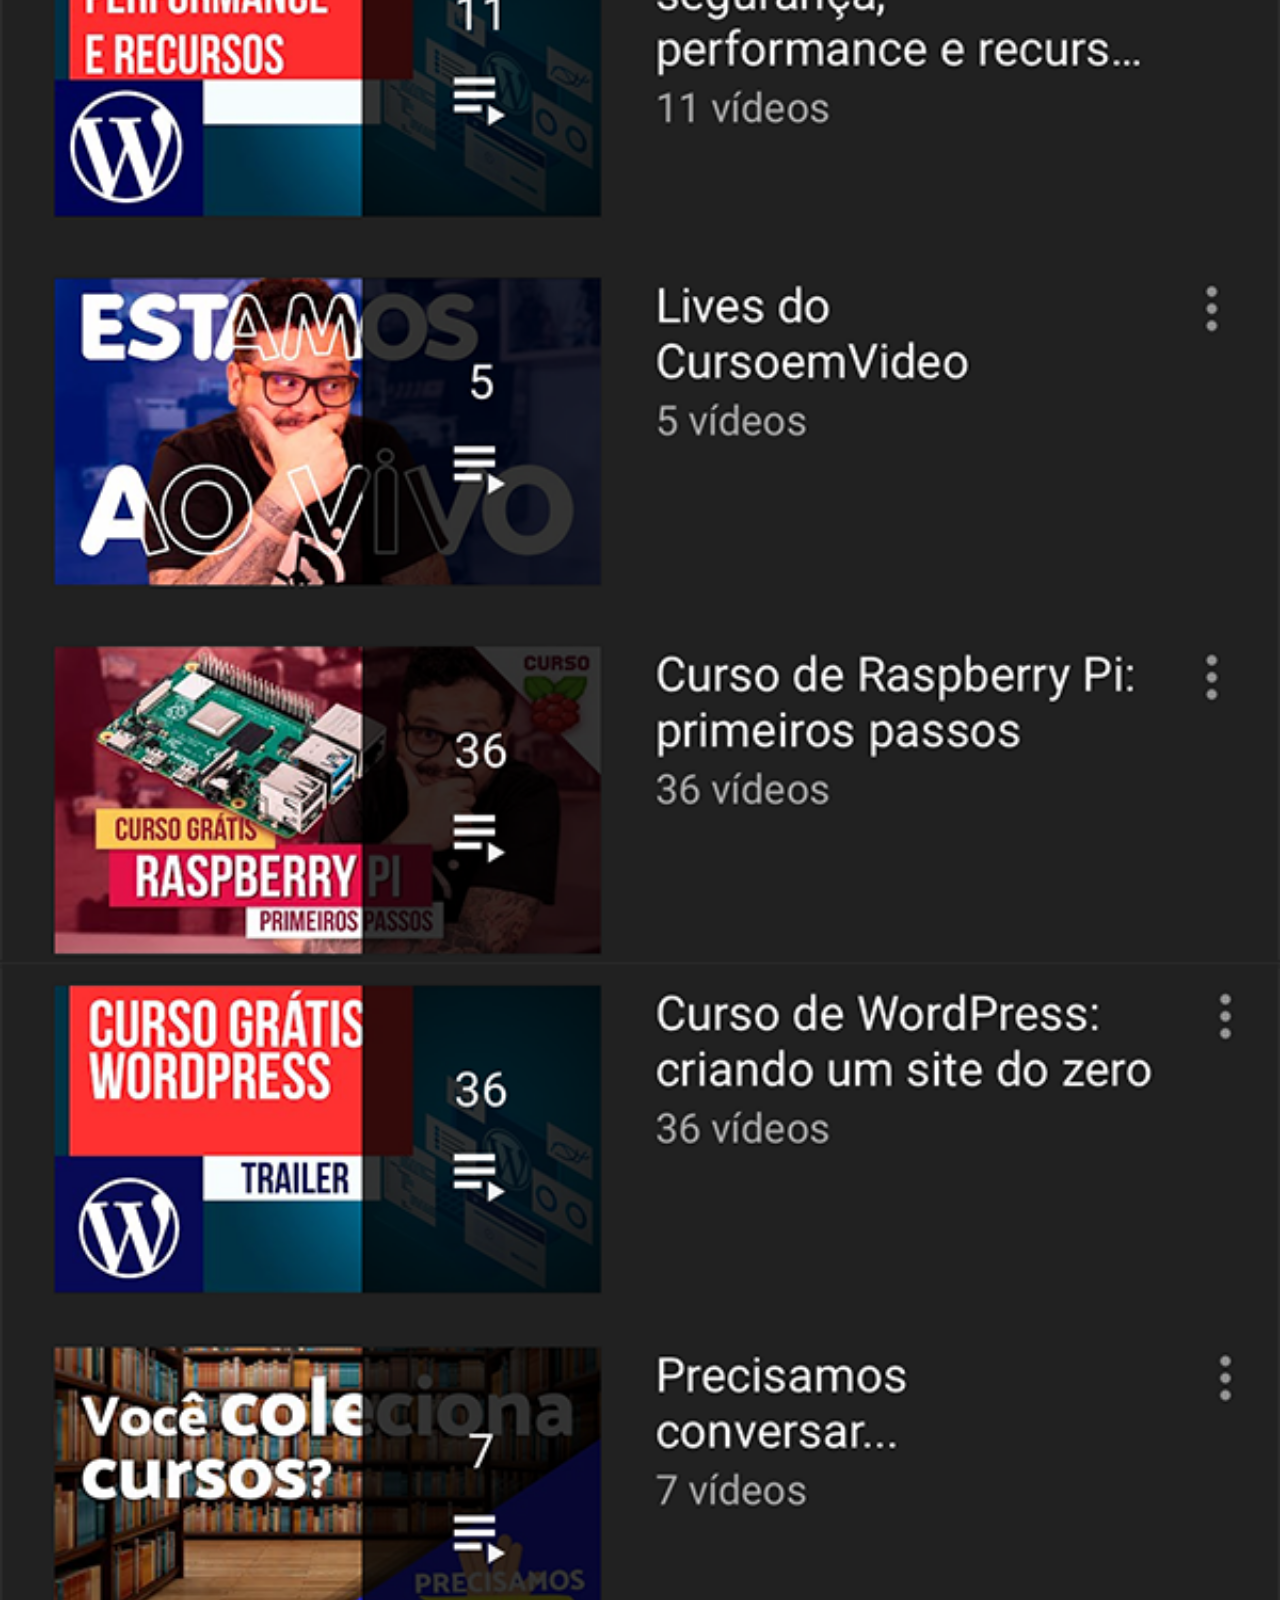
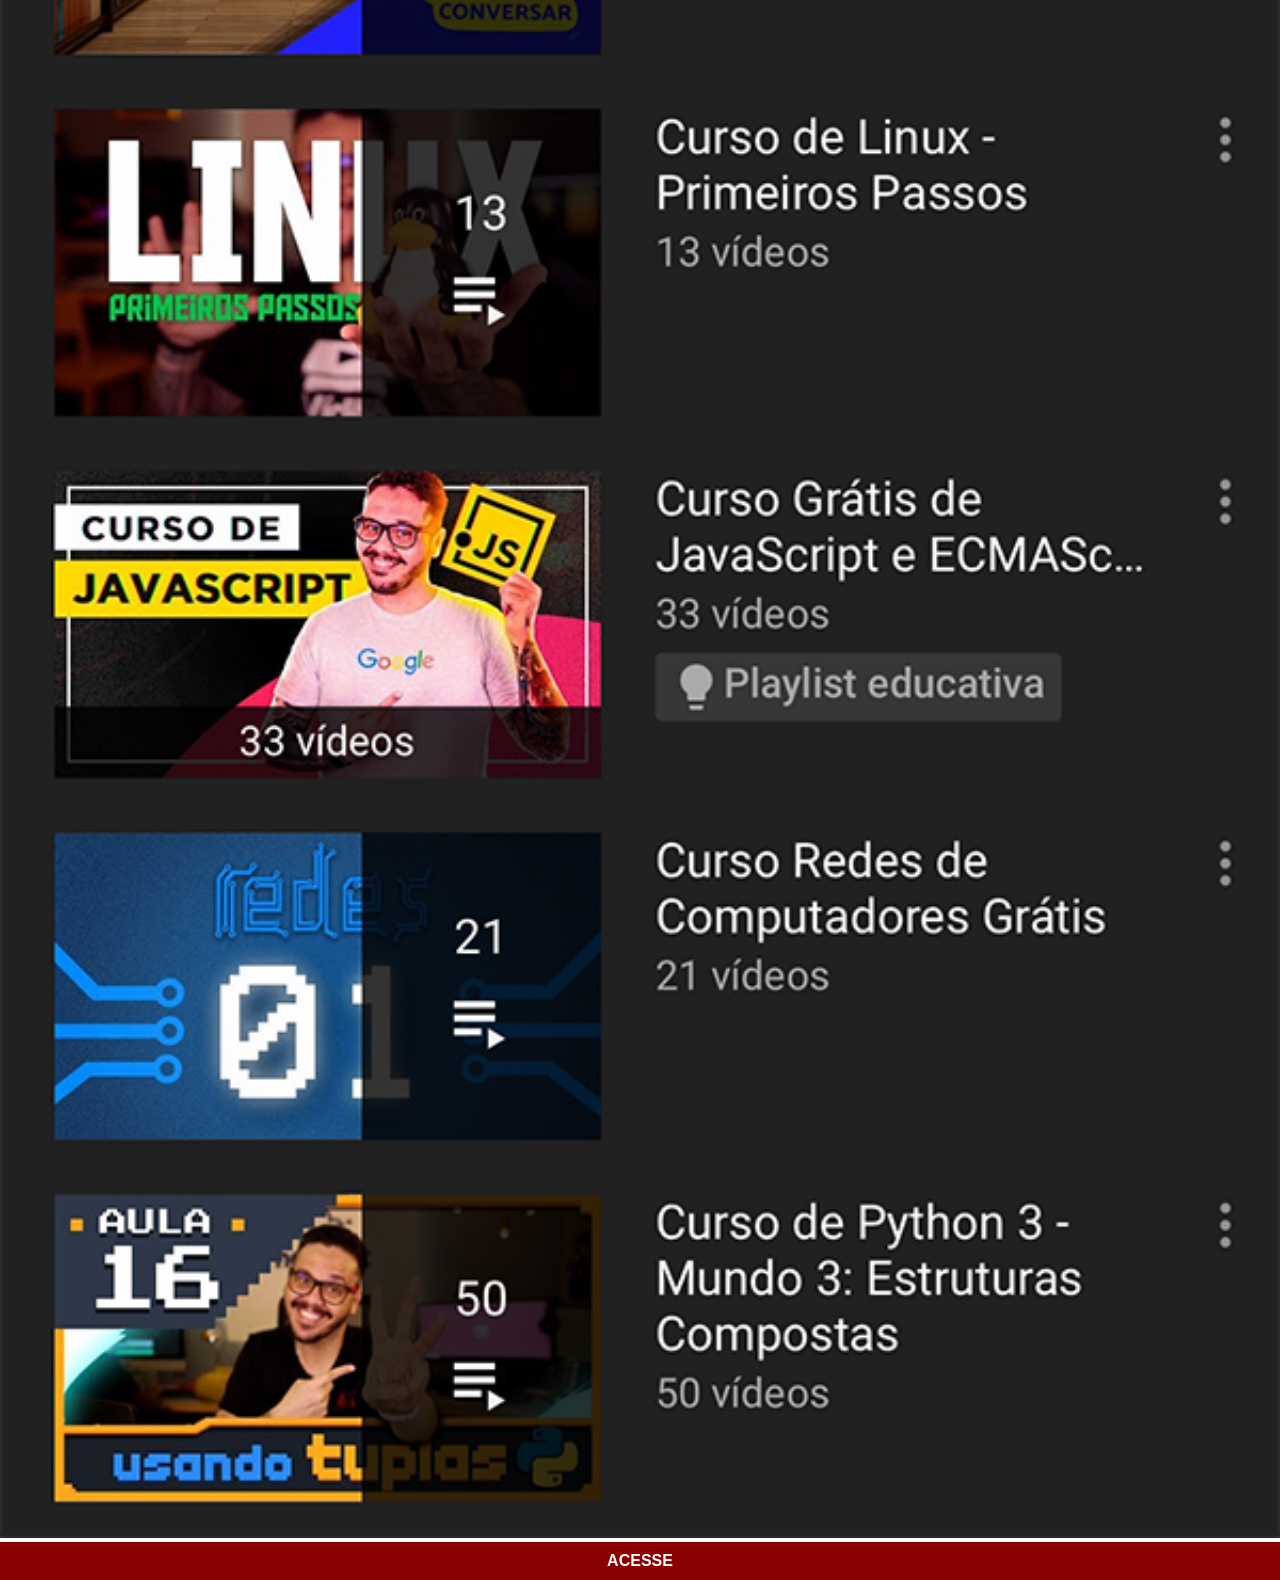
<file: youtube.html>
<!DOCTYPE html>
<html lang="pt-br">
<head>
  <meta charset="UTF-8">
  <meta name="viewport" content="width=device-width, initial-scale=1.0">
  <title>YouTube</title>
  <link rel="stylesheet" href="estilos/social.css">
</head>
<body>
  <img src="imagens/tela-youtube.png" alt="YouTube">
  <a href="https://www.youtube.com/@lucassampaio4301" target="_blank"> ACESSE</a>
  
</body>
</html>
</file>
<file: estilos/style.css>
@charset "UTF-8";

* {
  margin: 0px;
  padding: 0px;
  font-family: Arial, Helvetica, sans-serif;
}

html, body {
  height: 100vh;
  width: 100vw;
  background-color: black;
}

body {
  background: url(../imagens/fundo-madeira.jpg) no-repeat top center;
  background-size: cover;
  background-attachment: fixed;
}

main {
  height: 100vh;
  position: relative;
}

section#telefone {
  position: absolute;
  top: 50%;
  left: 50%;
  transform: translate(-50%, -50%);

  height: 627px;
  width: 311px;
 ;
  background: url('../imagens/frame-iphone.png') no-repeat;
}

iframe#tela {
  position: relative;
  top: 80px;
  left: 22px;
  width: 269px;
  height: 471px;
}

section#redes-sociais {
  text-align: right;
}
section#redes-sociais img {
  width: 50px;
  margin: 10px;
  border-radius: 50%;
  box-shadow: 2px 2px 5px rgba(0, 0, 0, 0.404);
  box-sizing: border-box;
}

section#redes-sociais img:hover {
  border: 2px solid rgba(255, 255, 255, 0.664);
  transform: translate(-3px, -3px);
  box-shadow: 5px 5px 10px rgba(0, 0, 0, 0.664);
  transition: transform 0.4s;
}
</file>
<file: estilos/social.css>
@charset "UTF-8";

* {
  margin: 0px;
  padding: 0px;
  font-family: Arial, Helvetica, sans-serif;
 }

::-webkit-scrollbar {
  width: 0px;
  height: 0px;
}

 img {
   width: 100vw;
 }

 a {
  display: block;
  color: white;
  background-color: darkred;
  padding: 10px;
  text-align: center;
  font-weight: bolder;
  text-decoration: none;
 }
</file>
